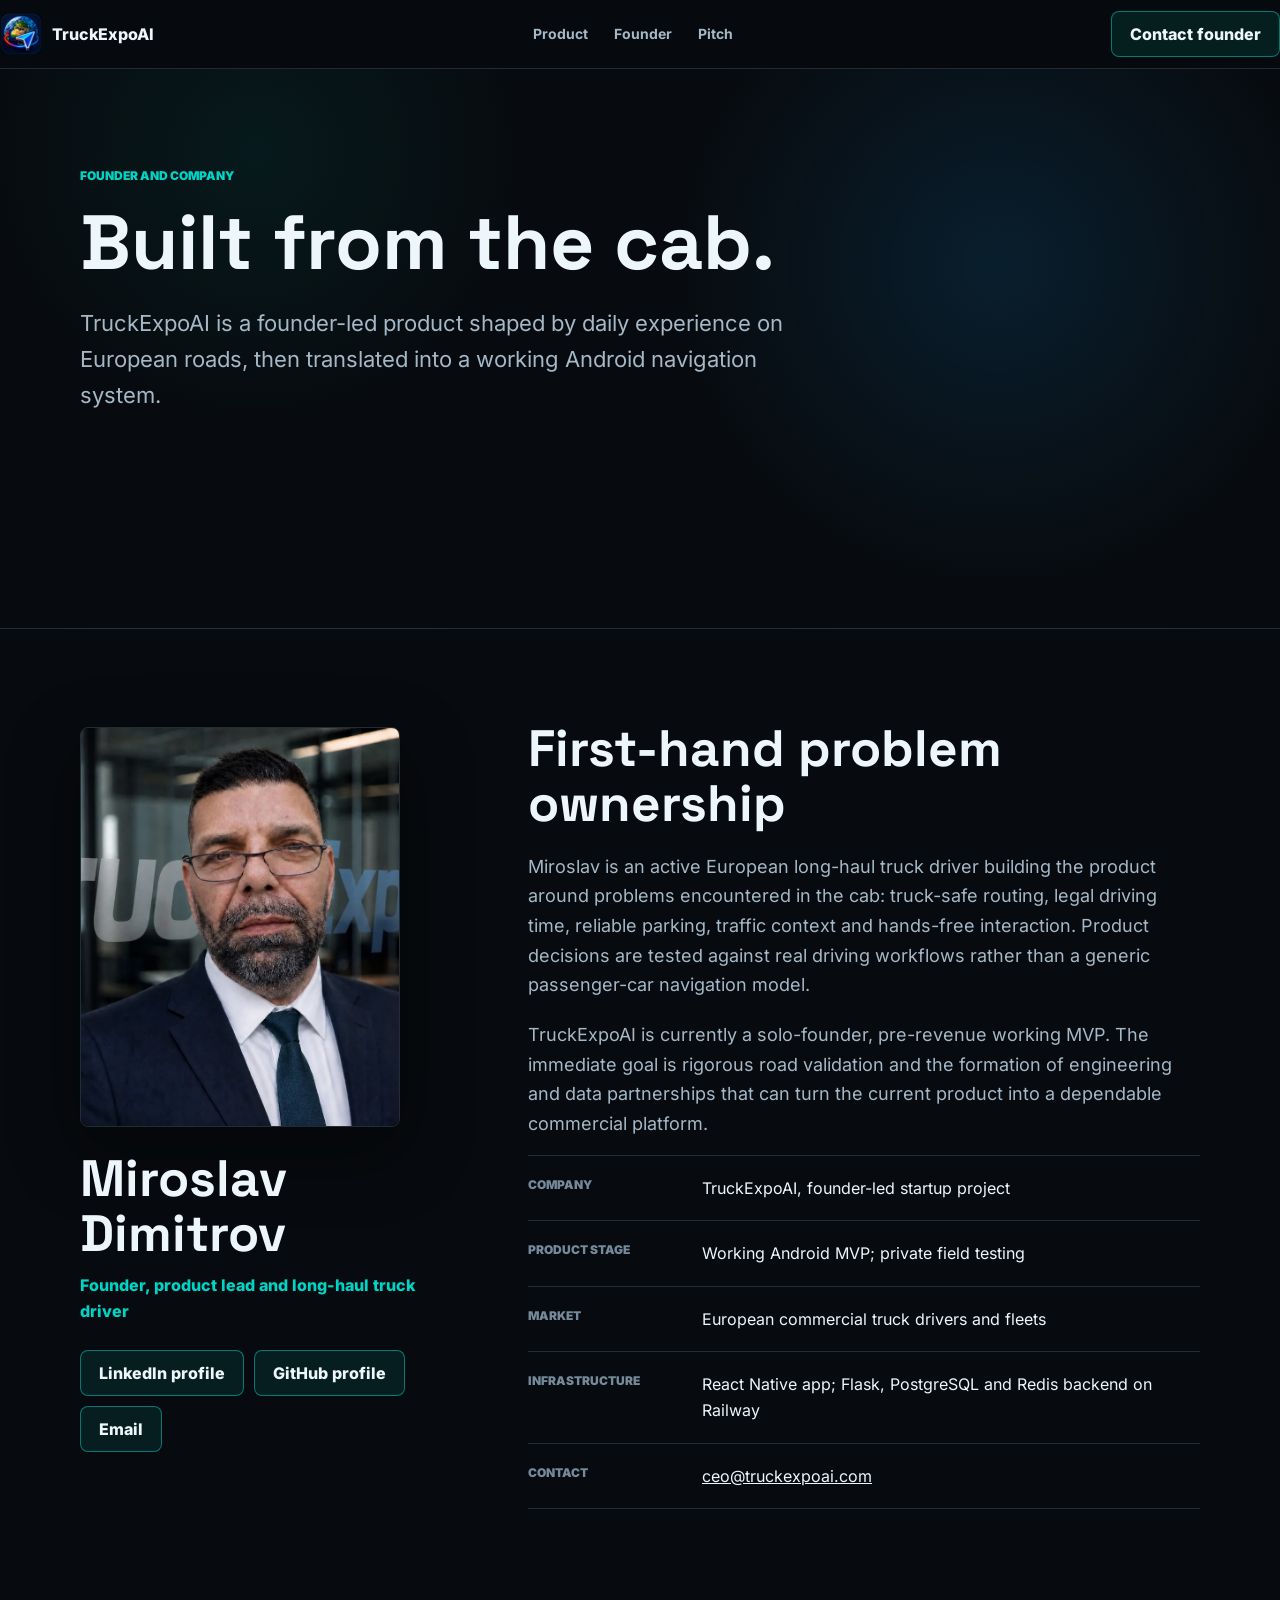
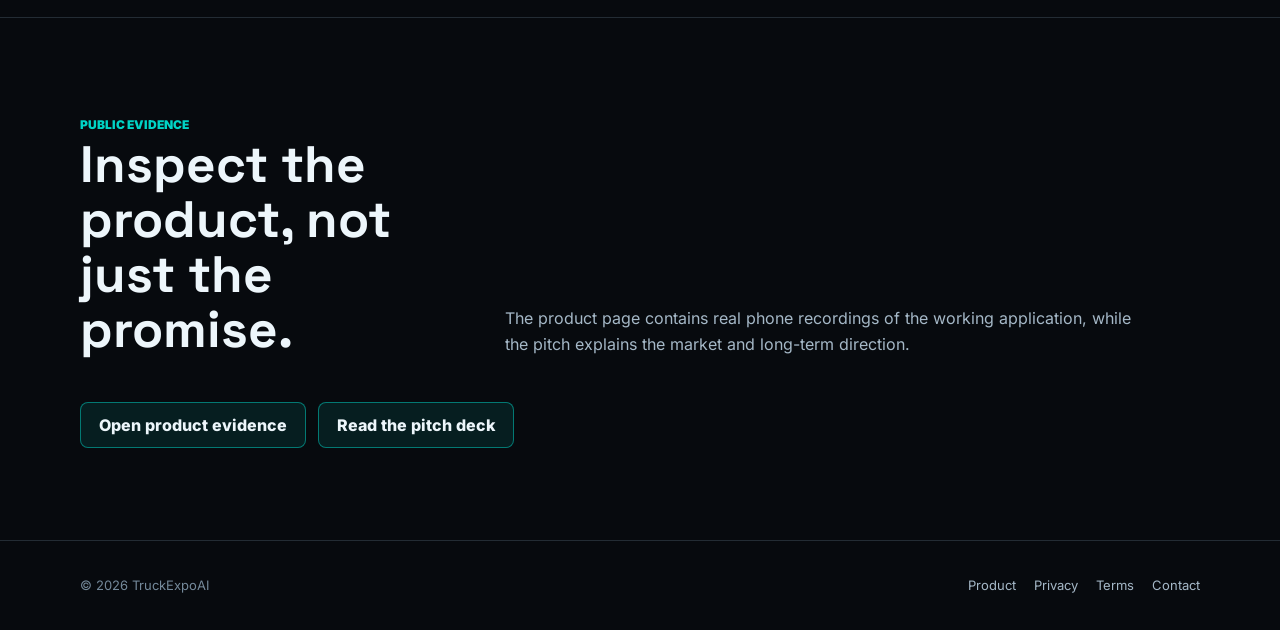
<file: about.html>
<!doctype html>
<html lang="en">
<head>
  <meta charset="utf-8"><meta name="viewport" content="width=device-width, initial-scale=1">
  <title>Founder & Company | TruckExpoAI</title>
  <meta name="description" content="Meet Miroslav Dimitrov, long-haul truck driver and founder of TruckExpoAI, and see the company's public product and engineering links.">
  <link rel="canonical" href="https://truckexpoai.com/about.html">
  <link rel="alternate" hreflang="en" href="https://truckexpoai.com/about.html">
  <link rel="alternate" hreflang="bg" href="https://truckexpoai.com/bg/about.html">
  <link rel="alternate" hreflang="es" href="https://truckexpoai.com/es/about.html">
  <link rel="alternate" hreflang="x-default" href="https://truckexpoai.com/about.html">
  <meta property="og:type" content="profile">
  <meta property="og:title" content="Miroslav Dimitrov | Founder of TruckExpoAI">
  <meta property="og:description" content="Meet the long-haul truck driver building TruckExpoAI from first-hand experience on European roads.">
  <meta property="og:url" content="https://truckexpoai.com/about.html">
  <meta property="og:image" content="https://truckexpoai.com/assets/founder-miroslav-glass.webp">
  <script type="application/ld+json">
  {
    "@context": "https://schema.org",
    "@type": "Person",
    "name": "Miroslav Dimitrov",
    "jobTitle": "Founder and Product Lead",
    "url": "https://truckexpoai.com/about.html",
    "image": "https://truckexpoai.com/assets/founder-miroslav-glass.webp",
    "email": "mailto:ceo@truckexpoai.com",
    "sameAs": [
      "https://www.linkedin.com/in/miroslav-dimitrov-0352a2401",
      "https://github.com/breika999-gif"
    ],
    "knowsAbout": ["European road freight", "truck navigation", "driver hours", "truck parking"]
  }
  </script>
  <link rel="icon" href="assets/favicon-32.png"><link rel="stylesheet" href="assets/fonts/fonts.css"><link rel="stylesheet" href="site-pages.css">
  <!-- Cookie-free analytics goes here after account setup (Plausible, Umami, or Cloudflare Web Analytics). Do not add Google Analytics. -->
</head>
<body>
  <header class="page-nav"><div class="page-nav-inner"><a class="page-brand" href="index.html"><img src="assets/favicon-192.png" alt=""><span>TruckExpoAI</span></a><nav class="page-links"><a href="product.html">Product</a><a href="about.html" aria-current="page">Founder</a><a href="deck.html">Pitch</a></nav><a class="page-cta" href="contact.html">Contact founder</a></div></header>
  <main>
    <section class="page-hero"><div class="shell"><span class="eyebrow">Founder and company</span><h1>Built from the cab.</h1><p class="lead">TruckExpoAI is a founder-led product shaped by daily experience on European roads, then translated into a working Android navigation system.</p></div></section>
    <section class="page-section"><div class="shell founder-layout">
      <div class="founder-identity"><img class="founder-photo" src="assets/founder-miroslav-glass.webp" alt="Miroslav Dimitrov, founder of TruckExpoAI" width="320" height="400"><h2>Miroslav Dimitrov</h2><p class="founder-role">Founder, product lead and long-haul truck driver</p><div class="founder-links"><a class="inline-link" href="https://www.linkedin.com/in/miroslav-dimitrov-0352a2401" rel="me noopener" target="_blank">LinkedIn profile</a><a class="inline-link" href="https://github.com/breika999-gif" rel="me">GitHub profile</a><a class="inline-link" href="mailto:ceo@truckexpoai.com">Email</a></div></div>
      <div><h2>First-hand problem ownership</h2><p class="founder-copy">Miroslav is an active European long-haul truck driver building the product around problems encountered in the cab: truck-safe routing, legal driving time, reliable parking, traffic context and hands-free interaction. Product decisions are tested against real driving workflows rather than a generic passenger-car navigation model.</p><p class="founder-copy">TruckExpoAI is currently a solo-founder, pre-revenue working MVP. The immediate goal is rigorous road validation and the formation of engineering and data partnerships that can turn the current product into a dependable commercial platform.</p>
        <dl class="facts"><div class="fact"><dt>Company</dt><dd>TruckExpoAI, founder-led startup project</dd></div><div class="fact"><dt>Product stage</dt><dd>Working Android MVP; private field testing</dd></div><div class="fact"><dt>Market</dt><dd>European commercial truck drivers and fleets</dd></div><div class="fact"><dt>Infrastructure</dt><dd>React Native app; Flask, PostgreSQL and Redis backend on Railway</dd></div><div class="fact"><dt>Contact</dt><dd><a href="mailto:ceo@truckexpoai.com">ceo@truckexpoai.com</a></dd></div></dl>
      </div>
    </div></section>
    <section class="page-section"><div class="shell"><div class="section-heading"><div><span class="eyebrow">Public evidence</span><h2>Inspect the product, not just the promise.</h2></div><p>The product page contains real phone recordings of the working application, while the pitch explains the market and long-term direction.</p></div><div class="hero-actions"><a class="page-cta" href="product.html">Open product evidence</a><a class="inline-link" href="deck.html">Read the pitch deck</a></div></div></section>
  </main>
  <footer class="page-footer"><div class="shell page-footer-inner"><span>© 2026 TruckExpoAI</span><nav class="page-footer-links"><a href="product.html">Product</a><a href="privacy.html">Privacy</a><a href="terms.html">Terms</a><a href="contact.html">Contact</a></nav></div></footer>
</body>
</html>
</file>
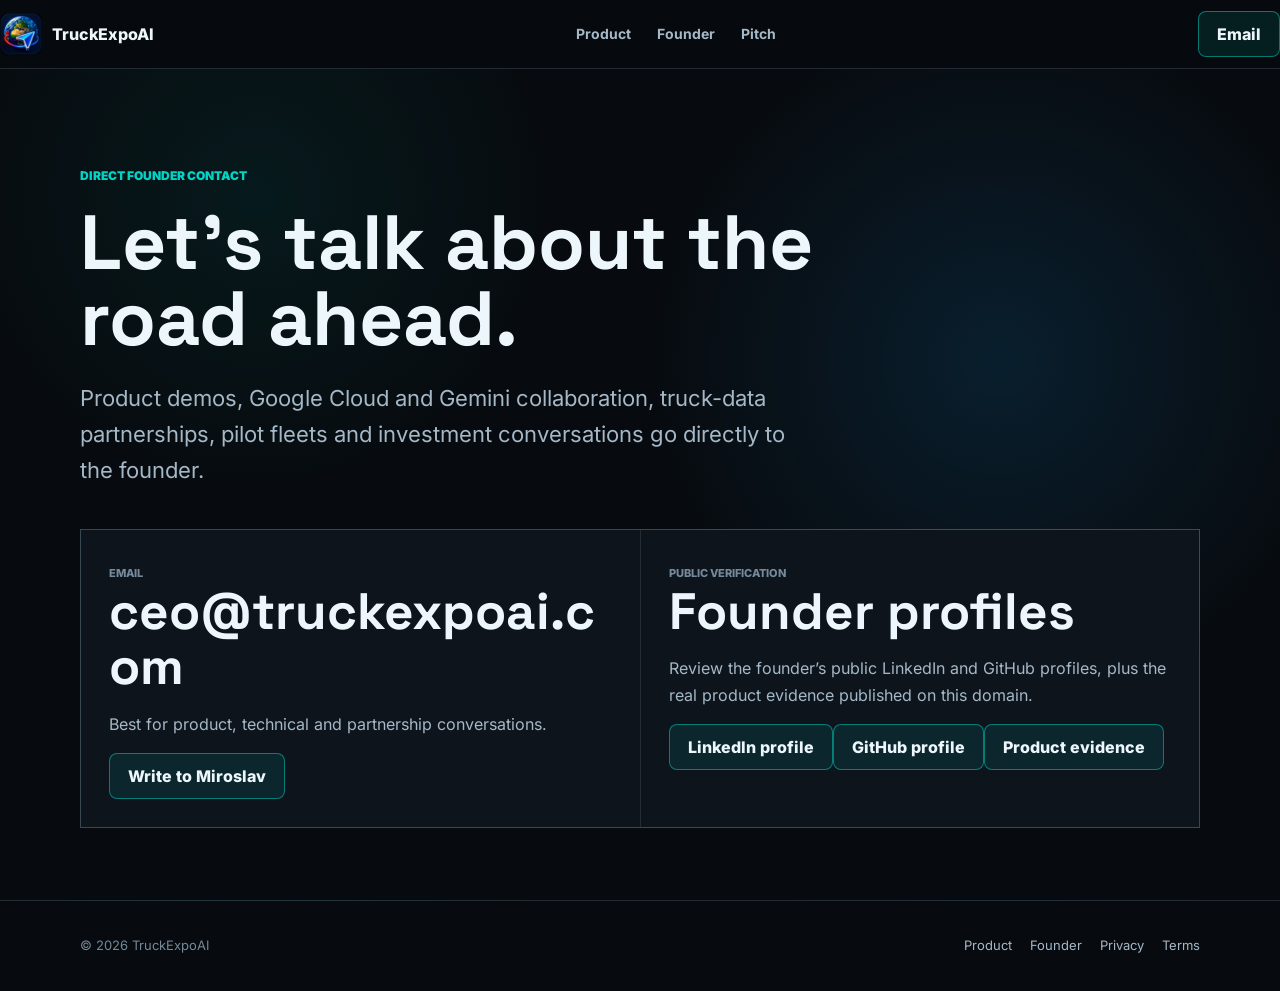
<file: contact.html>
<!doctype html>
<html lang="en">
<head><meta charset="utf-8"><meta name="viewport" content="width=device-width, initial-scale=1"><title>Contact TruckExpoAI</title><meta name="description" content="Contact TruckExpoAI founder Miroslav Dimitrov for product demos, technical partnerships and investment conversations."><link rel="icon" href="assets/favicon-32.png"><link rel="stylesheet" href="assets/fonts/fonts.css"><link rel="stylesheet" href="site-pages.css"></head>
<body>
  <header class="page-nav"><div class="page-nav-inner"><a class="page-brand" href="index.html"><img src="assets/favicon-192.png" alt=""><span>TruckExpoAI</span></a><nav class="page-links"><a href="product.html">Product</a><a href="about.html">Founder</a><a href="deck.html">Pitch</a></nav><a class="page-cta" href="mailto:ceo@truckexpoai.com">Email</a></div></header>
  <main><section class="page-hero"><div class="shell"><span class="eyebrow">Direct founder contact</span><h1>Let’s talk about the road ahead.</h1><p class="lead">Product demos, Google Cloud and Gemini collaboration, truck-data partnerships, pilot fleets and investment conversations go directly to the founder.</p><div class="contact-panel"><div><span class="status-label">Email</span><h2>ceo@truckexpoai.com</h2><p>Best for product, technical and partnership conversations.</p><a class="page-cta" href="mailto:ceo@truckexpoai.com?subject=TruckExpoAI%20inquiry">Write to Miroslav</a></div><div><span class="status-label">Public verification</span><h2>Founder profiles</h2><p>Review the founder’s public LinkedIn and GitHub profiles, plus the real product evidence published on this domain.</p><a class="inline-link" href="https://www.linkedin.com/in/miroslav-dimitrov-0352a2401" target="_blank" rel="me noopener noreferrer">LinkedIn profile</a><a class="inline-link" href="https://github.com/breika999-gif" target="_blank" rel="noopener noreferrer">GitHub profile</a><a class="inline-link" href="product.html">Product evidence</a></div></div></div></section></main>
  <footer class="page-footer"><div class="shell page-footer-inner"><span>© 2026 TruckExpoAI</span><nav class="page-footer-links"><a href="product.html">Product</a><a href="about.html">Founder</a><a href="privacy.html">Privacy</a><a href="terms.html">Terms</a></nav></div></footer>
</body></html>
</file>
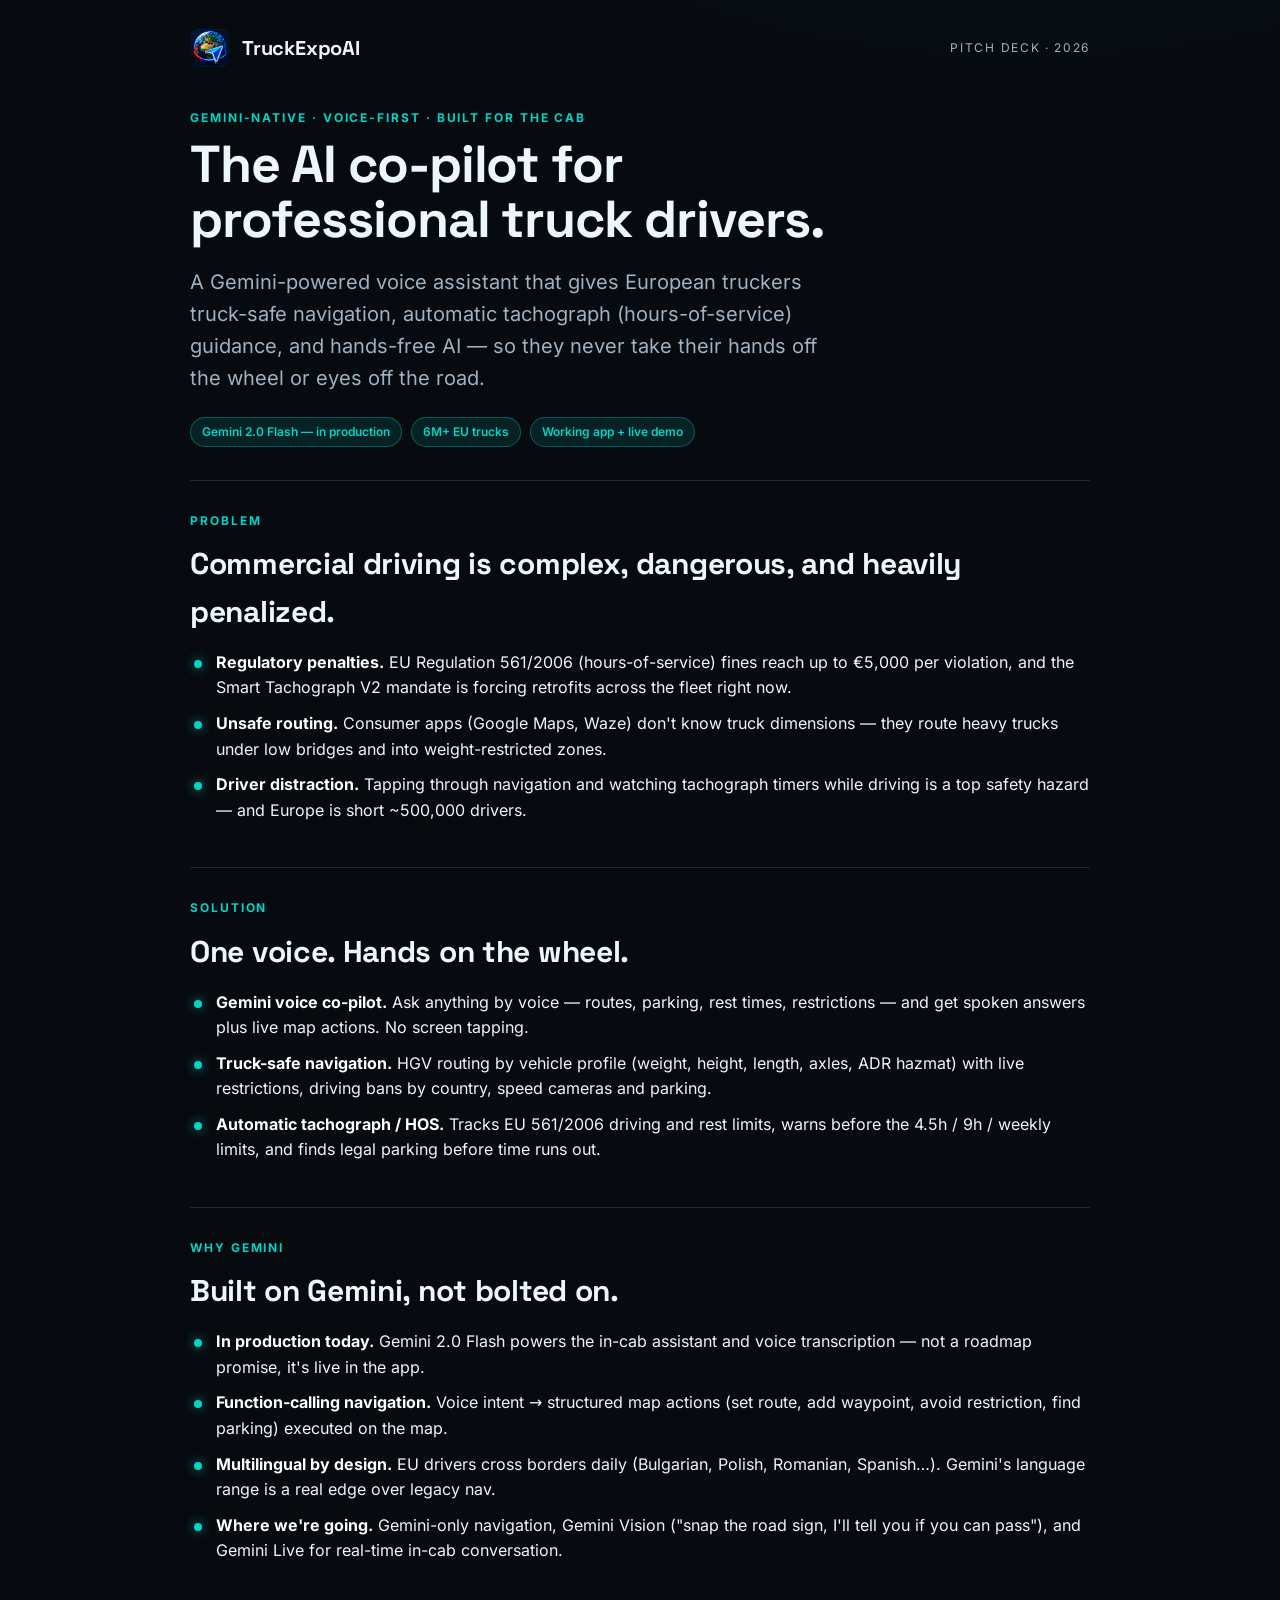
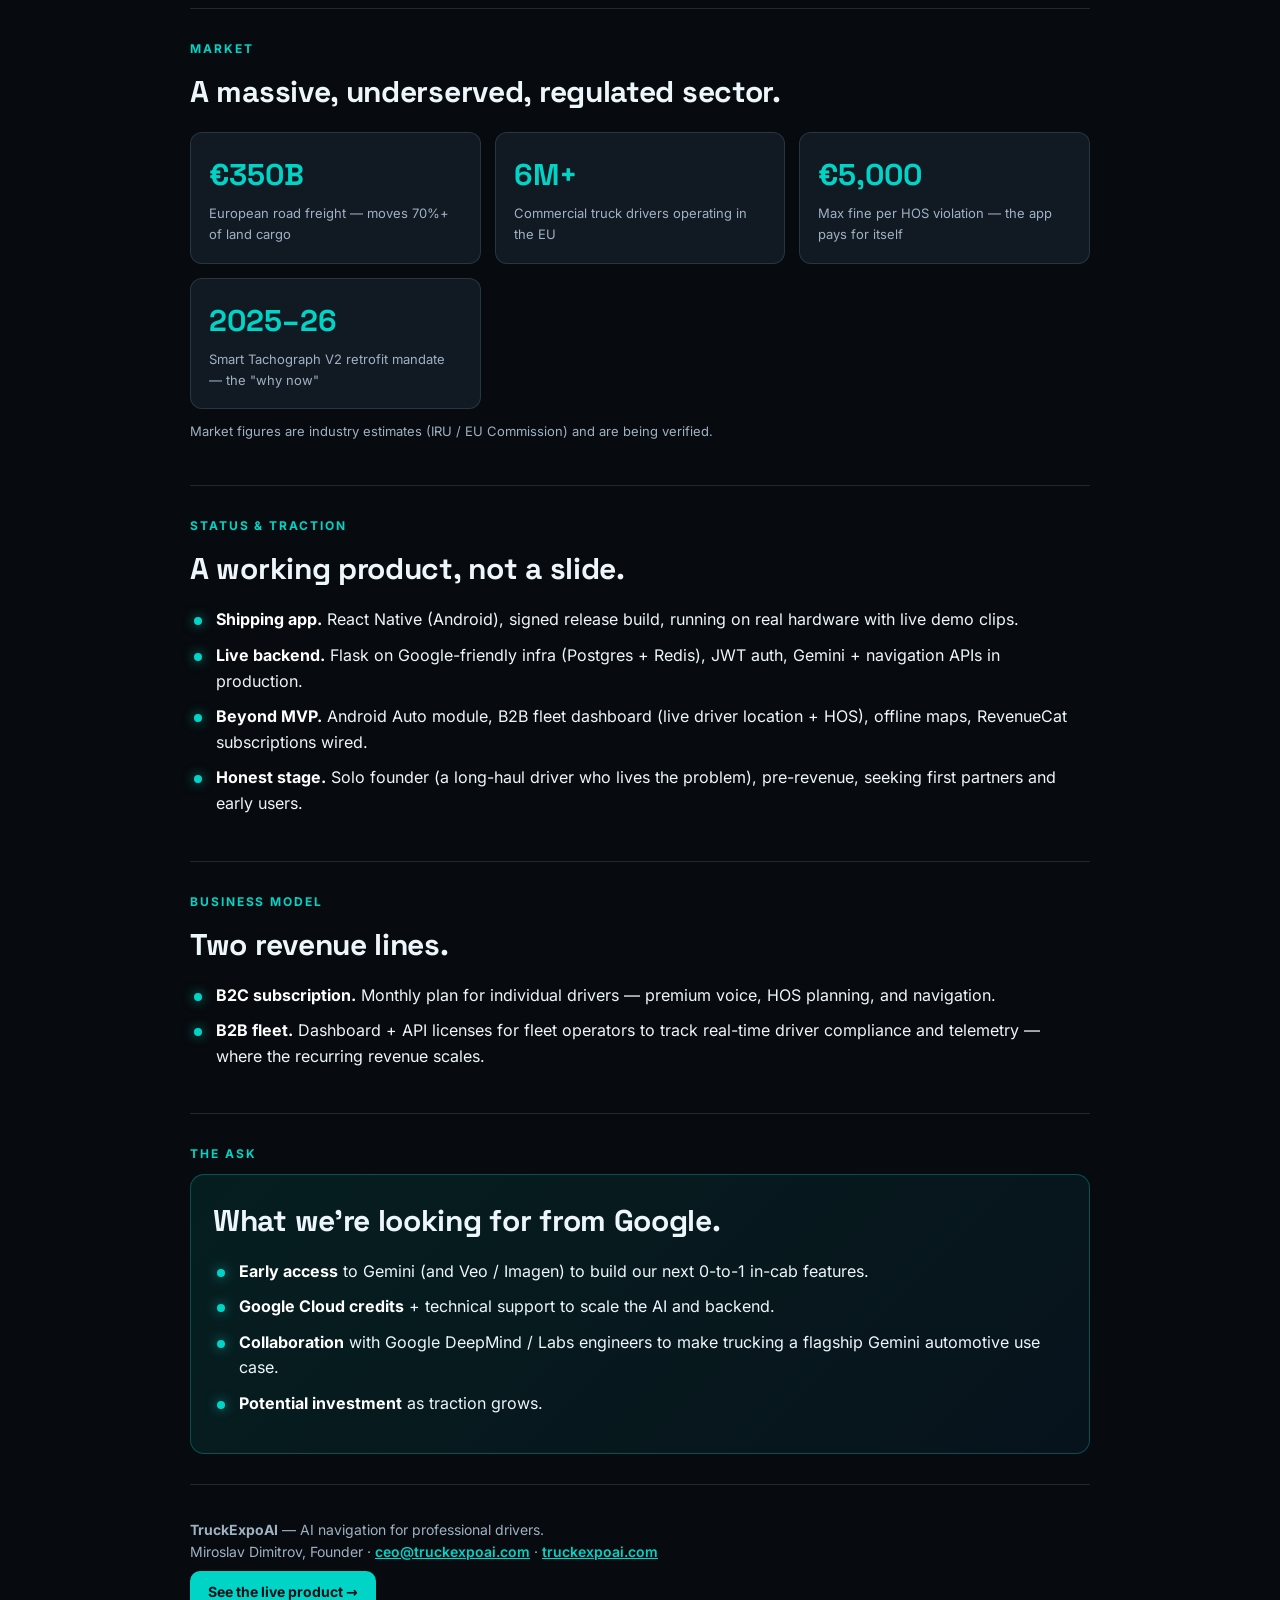
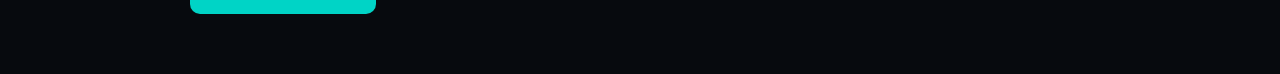
<file: deck.html>
<!DOCTYPE html>
<html lang="en">
<head>
<meta charset="UTF-8">
<meta name="viewport" content="width=device-width, initial-scale=1.0">
<meta name="description" content="TruckExpoAI pitch deck — a Gemini-native voice co-pilot for professional truck drivers across Europe.">
<meta property="og:image" content="https://truckexpoai.com/assets/og-truckexpoai-1200x630.jpg">
<meta property="og:image:width" content="1200">
<meta property="og:image:height" content="630">
<title>TruckExpoAI — Pitch Deck</title>
<link rel="icon" type="image/png" sizes="32x32" href="assets/favicon-32.png">
<link rel="icon" type="image/png" sizes="192x192" href="assets/favicon-192.png">
<link rel="apple-touch-icon" sizes="180x180" href="assets/apple-touch-icon.png">
<link rel="preload" as="font" type="font/woff2" href="assets/fonts/space-grotesk-latin.woff2" crossorigin>
<link rel="stylesheet" href="assets/fonts/fonts.css">
<style>
  :root {
    color-scheme: dark;
    --bg: #070a0e;
    --bg-2: #0b1117;
    --panel: #111923;
    --line: rgba(145, 181, 204, 0.18);
    --text: #edf6fb;
    --muted: #9fb2c3;
    --teal: #00d4c6;
    --teal-2: #18a8ff;
    --amber: #f7b84b;
    --ink: #061017;
    --max: 900px;
  }
  * { box-sizing: border-box; }
  html { scroll-behavior: smooth; background: var(--bg); }
  body {
    margin: 0;
    font-family: Inter, system-ui, -apple-system, "Segoe UI", sans-serif;
    background: radial-gradient(1200px 700px at 80% -10%, rgba(0,212,198,0.10), transparent 60%), var(--bg);
    color: var(--text);
    line-height: 1.6;
  }
  a { color: var(--teal); }
  .wrap { width: min(var(--max), calc(100% - 40px)); margin: 0 auto; }
  header.top {
    padding: 28px 0 10px;
    display: flex; align-items: center; gap: 12px;
  }
  header.top img { width: 40px; height: 40px; border-radius: 9px; }
  header.top .brand { font-family: "Space Grotesk", sans-serif; font-weight: 700; font-size: 20px; letter-spacing: -0.01em; }
  header.top .tag { margin-left: auto; font-size: 12px; color: var(--muted); text-transform: uppercase; letter-spacing: 0.14em; }

  section.slide {
    padding: 30px 0;
    border-bottom: 1px solid var(--line);
  }
  .kicker {
    font-size: 12px; letter-spacing: 0.16em; text-transform: uppercase;
    color: var(--teal); font-weight: 700; margin-bottom: 10px;
  }
  h1 {
    font-family: "Space Grotesk", sans-serif;
    font-size: clamp(30px, 6vw, 52px); line-height: 1.05; letter-spacing: -0.02em;
    margin: 6px 0 14px;
  }
  h2 {
    font-family: "Space Grotesk", sans-serif;
    font-size: clamp(22px, 4vw, 30px); margin: 4px 0 14px; letter-spacing: -0.01em;
  }
  p.lead { font-size: 18px; color: var(--text); max-width: 720px; }
  p { color: var(--muted); }
  .hero-sub { font-size: 20px; color: var(--muted); max-width: 640px; }
  ul { padding-left: 0; list-style: none; margin: 14px 0; }
  ul li { position: relative; padding-left: 26px; margin: 10px 0; color: var(--text); }
  ul li::before {
    content: ""; position: absolute; left: 4px; top: 10px;
    width: 8px; height: 8px; border-radius: 50%; background: var(--teal);
    box-shadow: 0 0 12px rgba(0,212,198,0.7);
  }
  ul li b { color: #fff; }
  .grid { display: grid; grid-template-columns: repeat(auto-fit, minmax(220px, 1fr)); gap: 14px; margin-top: 16px; }
  .card {
    background: var(--panel); border: 1px solid var(--line); border-radius: 12px; padding: 18px;
  }
  .card .n { font-family: "Space Grotesk", sans-serif; font-size: 30px; font-weight: 700; color: var(--teal); }
  .card .l { font-size: 13px; color: var(--muted); margin-top: 4px; }
  .pill {
    display: inline-block; background: rgba(0,212,198,0.12); border: 1px solid rgba(0,212,198,0.35);
    color: var(--teal); font-size: 12px; font-weight: 600; padding: 4px 11px; border-radius: 999px; margin: 3px 4px 3px 0;
  }
  .ask { background: linear-gradient(135deg, rgba(0,212,198,0.10), rgba(24,168,255,0.06)); border: 1px solid rgba(0,212,198,0.3); border-radius: 14px; padding: 22px; }
  footer { padding: 34px 0 60px; color: var(--muted); font-size: 14px; }
  footer a { font-weight: 600; }
  .cta { display: inline-block; margin-top: 8px; background: var(--teal); color: var(--ink); font-weight: 700; padding: 10px 18px; border-radius: 10px; text-decoration: none; }
</style>
</head>
<body>
<div class="wrap">
  <header class="top">
    <img src="assets/logo-icon.png" alt="TruckExpoAI">
    <span class="brand">TruckExpoAI</span>
    <span class="tag">Pitch Deck · 2026</span>
  </header>

  <section class="slide">
    <div class="kicker">Gemini-native · Voice-first · Built for the cab</div>
    <h1>The AI co-pilot for<br>professional truck drivers.</h1>
    <p class="hero-sub">A Gemini-powered voice assistant that gives European truckers truck-safe navigation, automatic tachograph (hours-of-service) guidance, and hands-free AI — so they never take their hands off the wheel or eyes off the road.</p>
    <div style="margin-top:16px;">
      <span class="pill">Gemini 2.0 Flash — in production</span>
      <span class="pill">6M+ EU trucks</span>
      <span class="pill">Working app + live demo</span>
    </div>
  </section>

  <section class="slide">
    <div class="kicker">Problem</div>
    <h2>Commercial driving is complex, dangerous, and heavily penalized.</h2>
    <ul>
      <li><b>Regulatory penalties.</b> EU Regulation 561/2006 (hours-of-service) fines reach up to €5,000 per violation, and the Smart Tachograph V2 mandate is forcing retrofits across the fleet right now.</li>
      <li><b>Unsafe routing.</b> Consumer apps (Google Maps, Waze) don't know truck dimensions — they route heavy trucks under low bridges and into weight-restricted zones.</li>
      <li><b>Driver distraction.</b> Tapping through navigation and watching tachograph timers while driving is a top safety hazard — and Europe is short ~500,000 drivers.</li>
    </ul>
  </section>

  <section class="slide">
    <div class="kicker">Solution</div>
    <h2>One voice. Hands on the wheel.</h2>
    <ul>
      <li><b>Gemini voice co-pilot.</b> Ask anything by voice — routes, parking, rest times, restrictions — and get spoken answers plus live map actions. No screen tapping.</li>
      <li><b>Truck-safe navigation.</b> HGV routing by vehicle profile (weight, height, length, axles, ADR hazmat) with live restrictions, driving bans by country, speed cameras and parking.</li>
      <li><b>Automatic tachograph / HOS.</b> Tracks EU 561/2006 driving and rest limits, warns before the 4.5h / 9h / weekly limits, and finds legal parking before time runs out.</li>
    </ul>
  </section>

  <section class="slide">
    <div class="kicker">Why Gemini</div>
    <h2>Built on Gemini, not bolted on.</h2>
    <ul>
      <li><b>In production today.</b> Gemini 2.0 Flash powers the in-cab assistant and voice transcription — not a roadmap promise, it's live in the app.</li>
      <li><b>Function-calling navigation.</b> Voice intent → structured map actions (set route, add waypoint, avoid restriction, find parking) executed on the map.</li>
      <li><b>Multilingual by design.</b> EU drivers cross borders daily (Bulgarian, Polish, Romanian, Spanish…). Gemini's language range is a real edge over legacy nav.</li>
      <li><b>Where we're going.</b> Gemini-only navigation, Gemini Vision ("snap the road sign, I'll tell you if you can pass"), and Gemini Live for real-time in-cab conversation.</li>
    </ul>
  </section>

  <section class="slide">
    <div class="kicker">Market</div>
    <h2>A massive, underserved, regulated sector.</h2>
    <div class="grid">
      <div class="card"><div class="n">€350B</div><div class="l">European road freight — moves 70%+ of land cargo</div></div>
      <div class="card"><div class="n">6M+</div><div class="l">Commercial truck drivers operating in the EU</div></div>
      <div class="card"><div class="n">€5,000</div><div class="l">Max fine per HOS violation — the app pays for itself</div></div>
      <div class="card"><div class="n">2025–26</div><div class="l">Smart Tachograph V2 retrofit mandate — the "why now"</div></div>
    </div>
    <p style="margin-top:12px;font-size:13px;">Market figures are industry estimates (IRU / EU Commission) and are being verified.</p>
  </section>

  <section class="slide">
    <div class="kicker">Status &amp; Traction</div>
    <h2>A working product, not a slide.</h2>
    <ul>
      <li><b>Shipping app.</b> React Native (Android), signed release build, running on real hardware with live demo clips.</li>
      <li><b>Live backend.</b> Flask on Google-friendly infra (Postgres + Redis), JWT auth, Gemini + navigation APIs in production.</li>
      <li><b>Beyond MVP.</b> Android Auto module, B2B fleet dashboard (live driver location + HOS), offline maps, RevenueCat subscriptions wired.</li>
      <li><b>Honest stage.</b> Solo founder (a long-haul driver who lives the problem), pre-revenue, seeking first partners and early users.</li>
    </ul>
  </section>

  <section class="slide">
    <div class="kicker">Business Model</div>
    <h2>Two revenue lines.</h2>
    <ul>
      <li><b>B2C subscription.</b> Monthly plan for individual drivers — premium voice, HOS planning, and navigation.</li>
      <li><b>B2B fleet.</b> Dashboard + API licenses for fleet operators to track real-time driver compliance and telemetry — where the recurring revenue scales.</li>
    </ul>
  </section>

  <section class="slide">
    <div class="kicker">The Ask</div>
    <div class="ask">
      <h2 style="margin-top:0;">What we're looking for from Google.</h2>
      <ul>
        <li><b>Early access</b> to Gemini (and Veo / Imagen) to build our next 0-to-1 in-cab features.</li>
        <li><b>Google Cloud credits</b> + technical support to scale the AI and backend.</li>
        <li><b>Collaboration</b> with Google DeepMind / Labs engineers to make trucking a flagship Gemini automotive use case.</li>
        <li><b>Potential investment</b> as traction grows.</li>
      </ul>
    </div>
  </section>

  <footer>
    <div><b>TruckExpoAI</b> — AI navigation for professional drivers.</div>
    <div>Miroslav Dimitrov, Founder · <a href="mailto:ceo@truckexpoai.com">ceo@truckexpoai.com</a> · <a href="https://truckexpoai.com/">truckexpoai.com</a></div>
    <a class="cta" href="https://truckexpoai.com/">See the live product →</a>
  </footer>
</div>
</body>
</html>
</file>
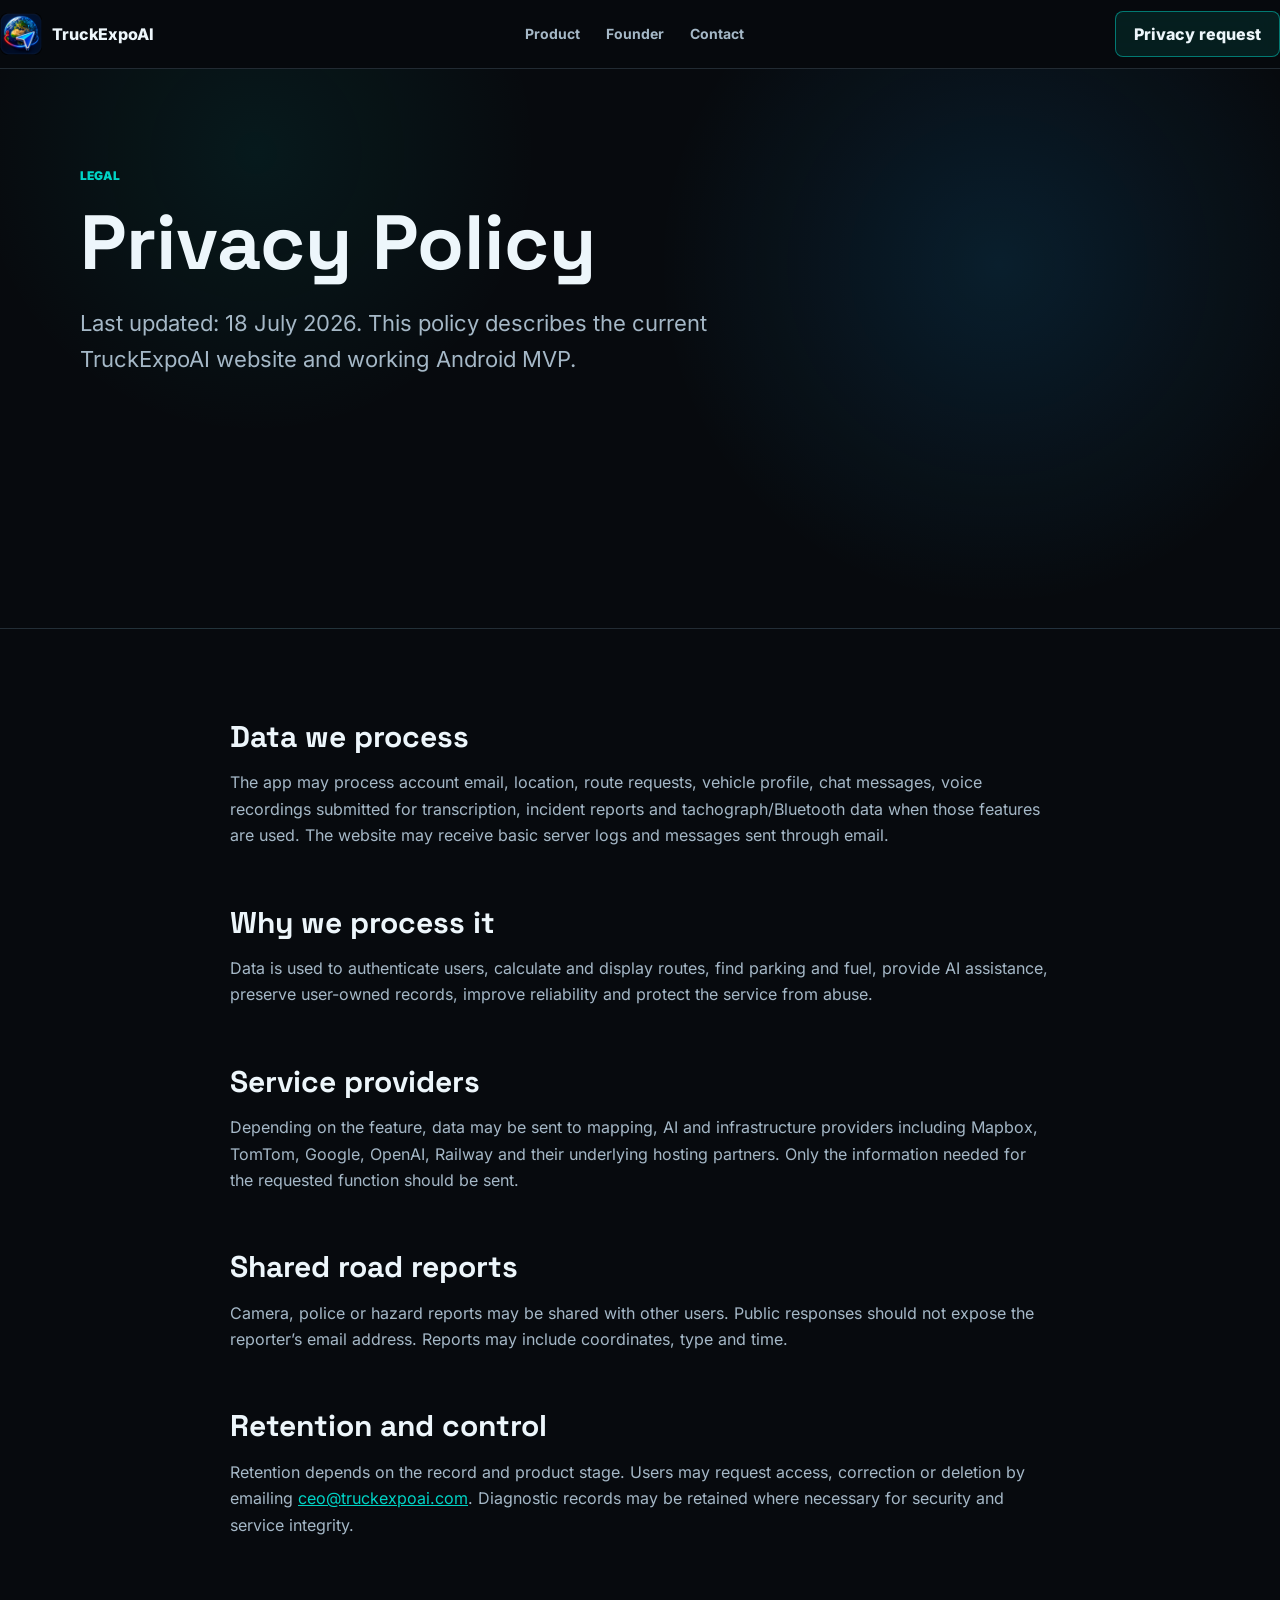
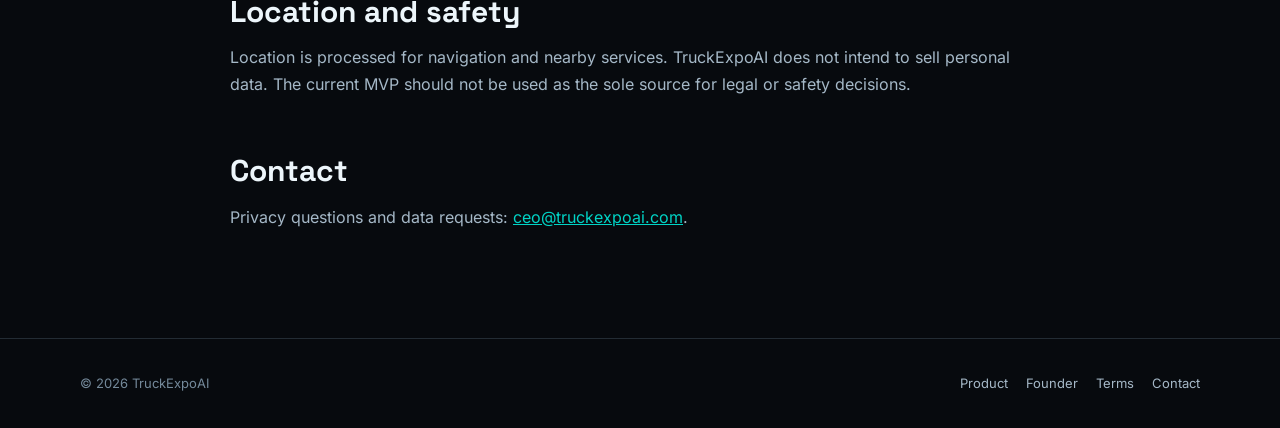
<file: privacy.html>
<!doctype html>
<html lang="en">
<head><meta charset="utf-8"><meta name="viewport" content="width=device-width, initial-scale=1"><title>Privacy Policy | TruckExpoAI</title><meta name="description" content="TruckExpoAI privacy policy for the website and working Android MVP."><link rel="icon" href="assets/favicon-32.png"><link rel="stylesheet" href="assets/fonts/fonts.css"><link rel="stylesheet" href="site-pages.css"></head>
<body><header class="page-nav"><div class="page-nav-inner"><a class="page-brand" href="index.html"><img src="assets/favicon-192.png" alt=""><span>TruckExpoAI</span></a><nav class="page-links"><a href="product.html">Product</a><a href="about.html">Founder</a><a href="contact.html">Contact</a></nav><a class="page-cta" href="mailto:ceo@truckexpoai.com">Privacy request</a></div></header>
<main><section class="page-hero"><div class="shell"><span class="eyebrow">Legal</span><h1>Privacy Policy</h1><p class="lead">Last updated: 18 July 2026. This policy describes the current TruckExpoAI website and working Android MVP.</p></div></section><section class="page-section"><div class="shell legal-copy">
  <h2>Data we process</h2><p>The app may process account email, location, route requests, vehicle profile, chat messages, voice recordings submitted for transcription, incident reports and tachograph/Bluetooth data when those features are used. The website may receive basic server logs and messages sent through email.</p>
  <h2>Why we process it</h2><p>Data is used to authenticate users, calculate and display routes, find parking and fuel, provide AI assistance, preserve user-owned records, improve reliability and protect the service from abuse.</p>
  <h2>Service providers</h2><p>Depending on the feature, data may be sent to mapping, AI and infrastructure providers including Mapbox, TomTom, Google, OpenAI, Railway and their underlying hosting partners. Only the information needed for the requested function should be sent.</p>
  <h2>Shared road reports</h2><p>Camera, police or hazard reports may be shared with other users. Public responses should not expose the reporter’s email address. Reports may include coordinates, type and time.</p>
  <h2>Retention and control</h2><p>Retention depends on the record and product stage. Users may request access, correction or deletion by emailing <a href="mailto:ceo@truckexpoai.com">ceo@truckexpoai.com</a>. Diagnostic records may be retained where necessary for security and service integrity.</p>
  <h2>Location and safety</h2><p>Location is processed for navigation and nearby services. TruckExpoAI does not intend to sell personal data. The current MVP should not be used as the sole source for legal or safety decisions.</p>
  <h2>Contact</h2><p>Privacy questions and data requests: <a href="mailto:ceo@truckexpoai.com">ceo@truckexpoai.com</a>.</p>
</div></section></main><footer class="page-footer"><div class="shell page-footer-inner"><span>© 2026 TruckExpoAI</span><nav class="page-footer-links"><a href="product.html">Product</a><a href="about.html">Founder</a><a href="terms.html">Terms</a><a href="contact.html">Contact</a></nav></div></footer></body></html>
</file>
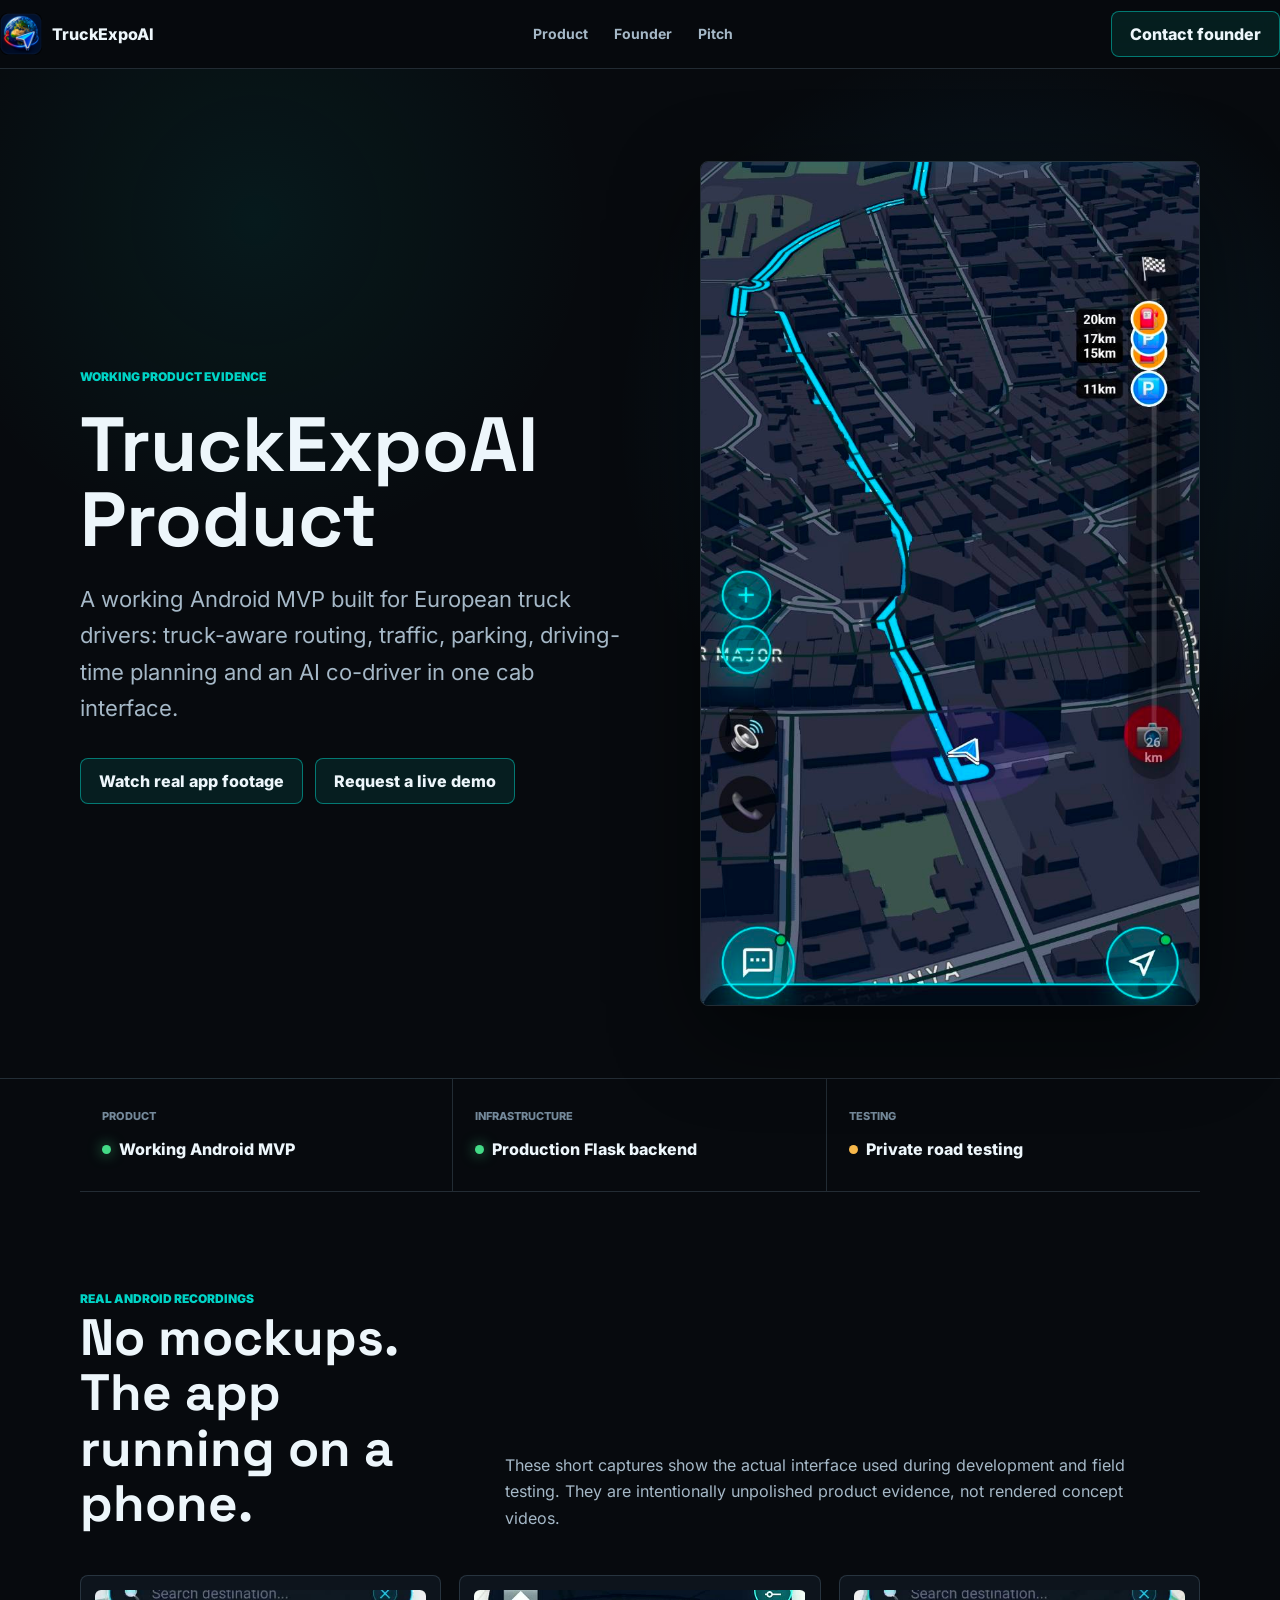
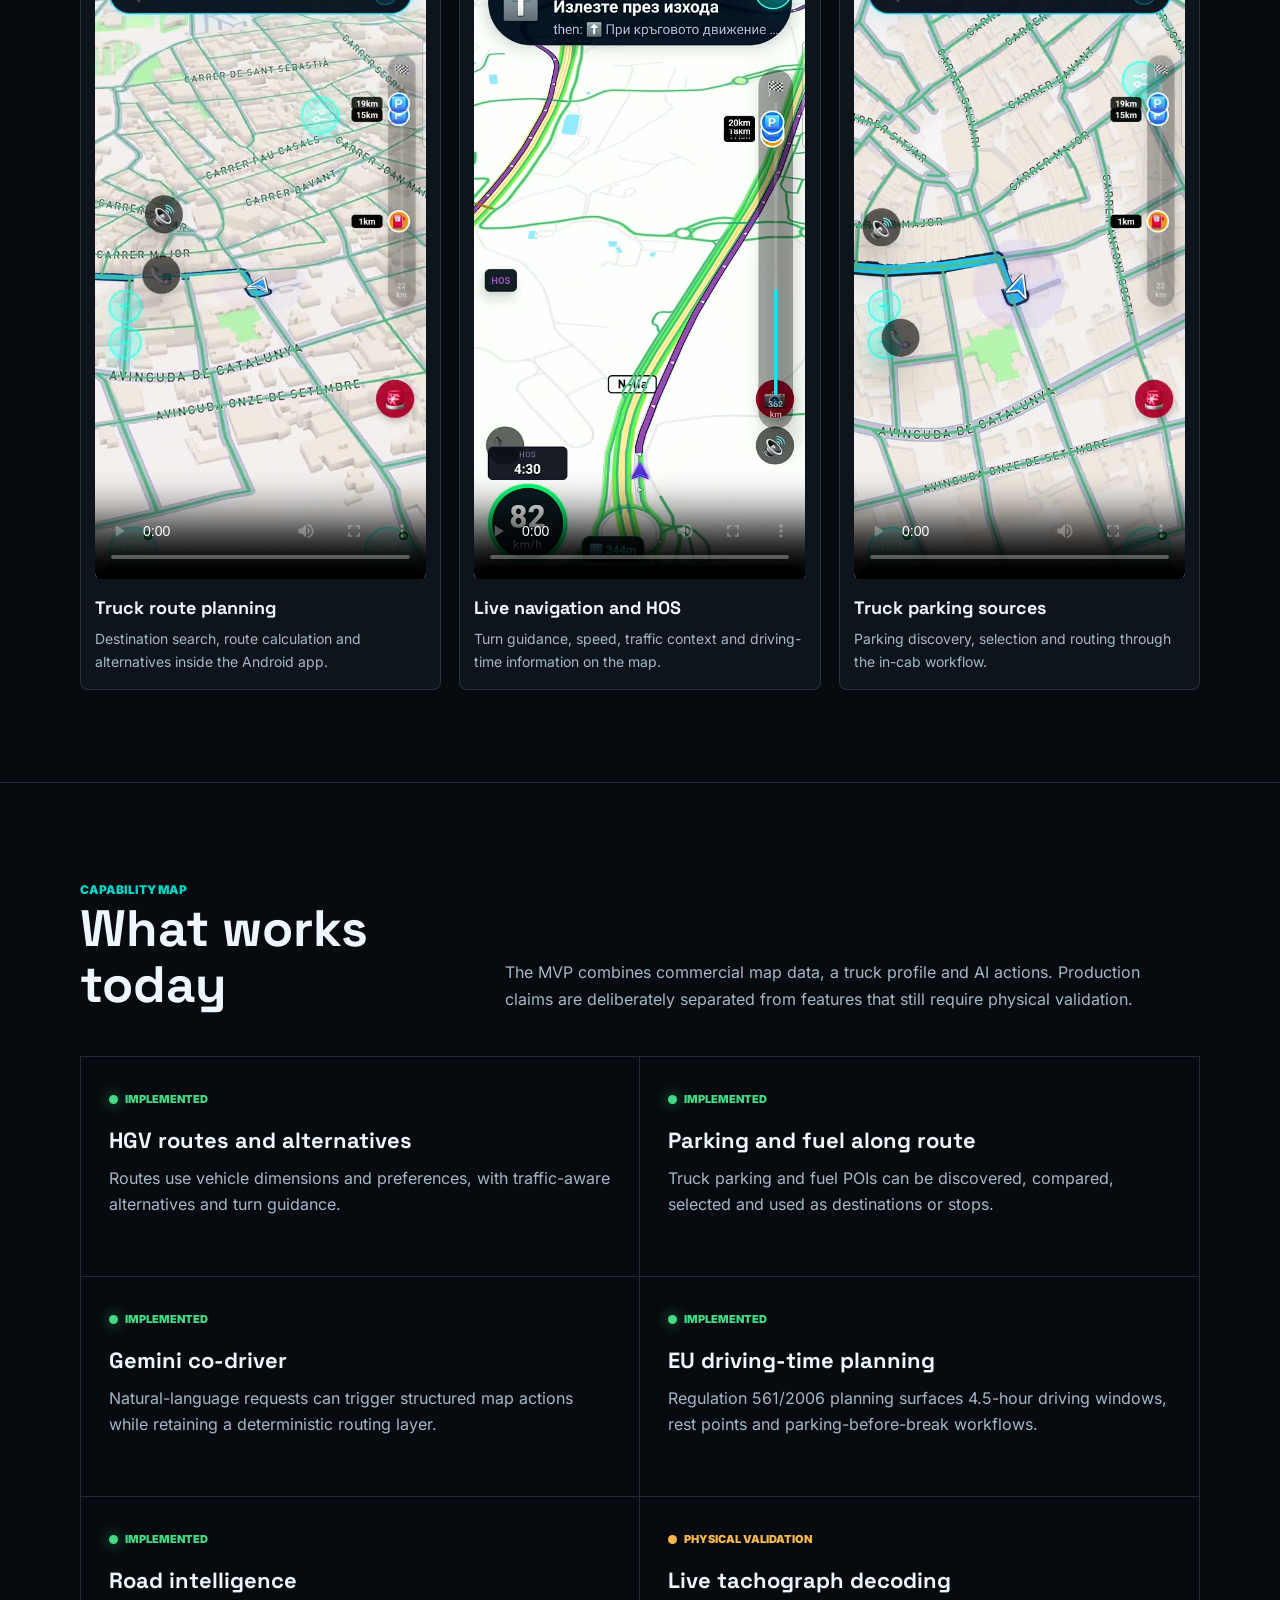
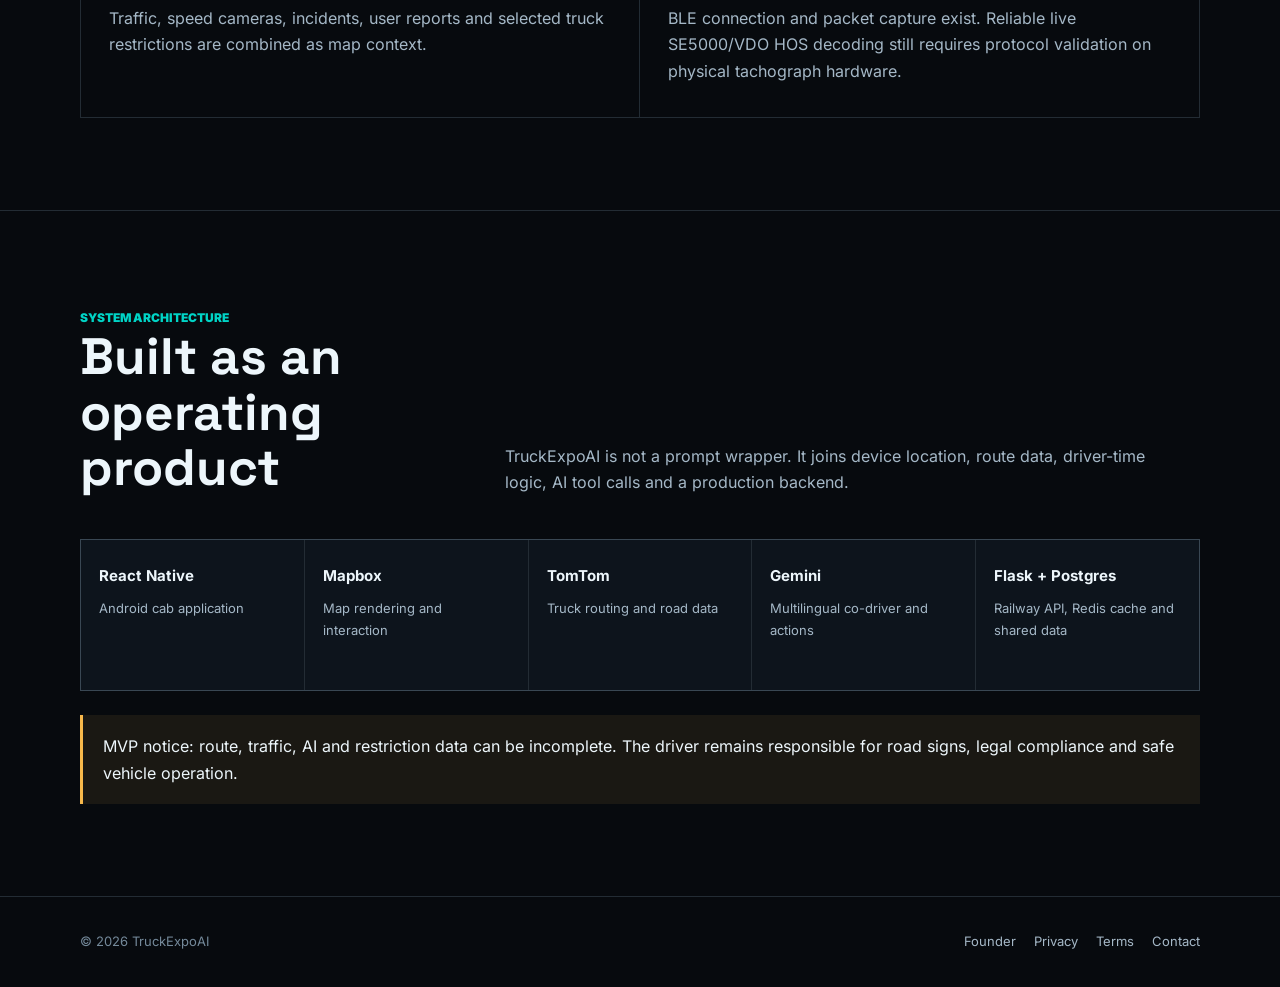
<file: product.html>
<!doctype html>
<html lang="en">
<head>
  <meta charset="utf-8">
  <meta name="viewport" content="width=device-width, initial-scale=1">
  <title>TruckExpoAI Product | AI Truck Navigation</title>
  <meta name="description" content="See the working TruckExpoAI Android MVP: HGV routing, live traffic, parking, EU driving-time planning and AI-assisted navigation.">
  <link rel="canonical" href="https://truckexpoai.com/product.html">
  <link rel="alternate" hreflang="en" href="https://truckexpoai.com/product.html">
  <link rel="alternate" hreflang="bg" href="https://truckexpoai.com/bg/product.html">
  <link rel="alternate" hreflang="es" href="https://truckexpoai.com/es/product.html">
  <link rel="alternate" hreflang="x-default" href="https://truckexpoai.com/product.html">
  <meta property="og:type" content="website">
  <meta property="og:title" content="TruckExpoAI Product | Working Android MVP">
  <meta property="og:description" content="Watch real Android recordings of truck routing, traffic, parking and driving-time planning.">
  <meta property="og:url" content="https://truckexpoai.com/product.html">
  <meta property="og:image" content="https://truckexpoai.com/assets/navigation-3d-route.jpg">
  <link rel="icon" type="image/png" sizes="32x32" href="assets/favicon-32.png">
  <link rel="apple-touch-icon" href="assets/apple-touch-icon.png">
  <link rel="stylesheet" href="assets/fonts/fonts.css">
  <link rel="stylesheet" href="site-pages.css">
  <!-- Cookie-free analytics goes here after account setup (Plausible, Umami, or Cloudflare Web Analytics). Do not add Google Analytics. -->
</head>
<body>
  <header class="page-nav">
    <div class="page-nav-inner">
      <a class="page-brand" href="index.html"><img src="assets/favicon-192.png" alt=""><span>TruckExpoAI</span></a>
      <nav class="page-links" aria-label="Primary">
        <a href="product.html" aria-current="page">Product</a><a href="about.html">Founder</a><a href="deck.html">Pitch</a>
      </nav>
      <a class="page-cta" href="contact.html">Contact founder</a>
    </div>
  </header>

  <main>
    <section class="page-hero">
      <div class="shell page-hero-grid">
        <div>
          <span class="eyebrow">Working product evidence</span>
          <h1>TruckExpoAI Product</h1>
          <p class="lead">A working Android MVP built for European truck drivers: truck-aware routing, traffic, parking, driving-time planning and an AI co-driver in one cab interface.</p>
          <div class="hero-actions"><a class="page-cta" href="#demos">Watch real app footage</a><a class="inline-link" href="mailto:ceo@truckexpoai.com?subject=TruckExpoAI%20product%20demo">Request a live demo</a></div>
        </div>
        <div class="hero-art"><img src="assets/navigation-3d-route.jpg" alt="TruckExpoAI live truck navigation interface"></div>
      </div>
    </section>

    <div class="shell status-row" aria-label="Product status">
      <div class="status-item"><span class="status-label">Product</span><div class="status-value"><span class="status-dot"></span>Working Android MVP</div></div>
      <div class="status-item"><span class="status-label">Infrastructure</span><div class="status-value"><span class="status-dot"></span>Production Flask backend</div></div>
      <div class="status-item"><span class="status-label">Testing</span><div class="status-value"><span class="status-dot amber"></span>Private road testing</div></div>
    </div>

    <section class="page-section" id="demos">
      <div class="shell">
        <div class="section-heading"><div><span class="eyebrow">Real Android recordings</span><h2>No mockups. The app running on a phone.</h2></div><p>These short captures show the actual interface used during development and field testing. They are intentionally unpolished product evidence, not rendered concept videos.</p></div>
        <div class="demo-grid">
          <article class="demo-proof"><video controls playsinline preload="metadata" poster="assets/clips/13-route-planning.jpg"><source src="assets/clips/13-route-planning.mp4" type="video/mp4"></video><h3>Truck route planning</h3><p>Destination search, route calculation and alternatives inside the Android app.</p></article>
          <article class="demo-proof"><video controls playsinline preload="metadata" poster="assets/clips/09-live-navigation-tacho.jpg"><source src="assets/clips/09-live-navigation-tacho.mp4" type="video/mp4"></video><h3>Live navigation and HOS</h3><p>Turn guidance, speed, traffic context and driving-time information on the map.</p></article>
          <article class="demo-proof"><video controls playsinline preload="metadata" poster="assets/clips/12-live-parking-sources.jpg"><source src="assets/clips/12-live-parking-sources.mp4" type="video/mp4"></video><h3>Truck parking sources</h3><p>Parking discovery, selection and routing through the in-cab workflow.</p></article>
        </div>
      </div>
    </section>

    <section class="page-section">
      <div class="shell">
        <div class="section-heading"><div><span class="eyebrow">Capability map</span><h2>What works today</h2></div><p>The MVP combines commercial map data, a truck profile and AI actions. Production claims are deliberately separated from features that still require physical validation.</p></div>
        <div class="capability-grid">
          <article class="capability"><span class="capability-state"><span class="status-dot"></span>Implemented</span><h3>HGV routes and alternatives</h3><p>Routes use vehicle dimensions and preferences, with traffic-aware alternatives and turn guidance.</p></article>
          <article class="capability"><span class="capability-state"><span class="status-dot"></span>Implemented</span><h3>Parking and fuel along route</h3><p>Truck parking and fuel POIs can be discovered, compared, selected and used as destinations or stops.</p></article>
          <article class="capability"><span class="capability-state"><span class="status-dot"></span>Implemented</span><h3>Gemini co-driver</h3><p>Natural-language requests can trigger structured map actions while retaining a deterministic routing layer.</p></article>
          <article class="capability"><span class="capability-state"><span class="status-dot"></span>Implemented</span><h3>EU driving-time planning</h3><p>Regulation 561/2006 planning surfaces 4.5-hour driving windows, rest points and parking-before-break workflows.</p></article>
          <article class="capability"><span class="capability-state"><span class="status-dot"></span>Implemented</span><h3>Road intelligence</h3><p>Traffic, speed cameras, incidents, user reports and selected truck restrictions are combined as map context.</p></article>
          <article class="capability"><span class="capability-state validation"><span class="status-dot amber"></span>Physical validation</span><h3>Live tachograph decoding</h3><p>BLE connection and packet capture exist. Reliable live SE5000/VDO HOS decoding still requires protocol validation on physical tachograph hardware.</p></article>
        </div>
      </div>
    </section>

    <section class="page-section">
      <div class="shell">
        <div class="section-heading"><div><span class="eyebrow">System architecture</span><h2>Built as an operating product</h2></div><p>TruckExpoAI is not a prompt wrapper. It joins device location, route data, driver-time logic, AI tool calls and a production backend.</p></div>
        <div class="architecture"><div><strong>React Native</strong><span>Android cab application</span></div><div><strong>Mapbox</strong><span>Map rendering and interaction</span></div><div><strong>TomTom</strong><span>Truck routing and road data</span></div><div><strong>Gemini</strong><span>Multilingual co-driver and actions</span></div><div><strong>Flask + Postgres</strong><span>Railway API, Redis cache and shared data</span></div></div>
        <p class="legal-note">MVP notice: route, traffic, AI and restriction data can be incomplete. The driver remains responsible for road signs, legal compliance and safe vehicle operation.</p>
      </div>
    </section>
  </main>

  <footer class="page-footer"><div class="shell page-footer-inner"><span>© 2026 TruckExpoAI</span><nav class="page-footer-links"><a href="about.html">Founder</a><a href="privacy.html">Privacy</a><a href="terms.html">Terms</a><a href="contact.html">Contact</a></nav></div></footer>
</body>
</html>
</file>
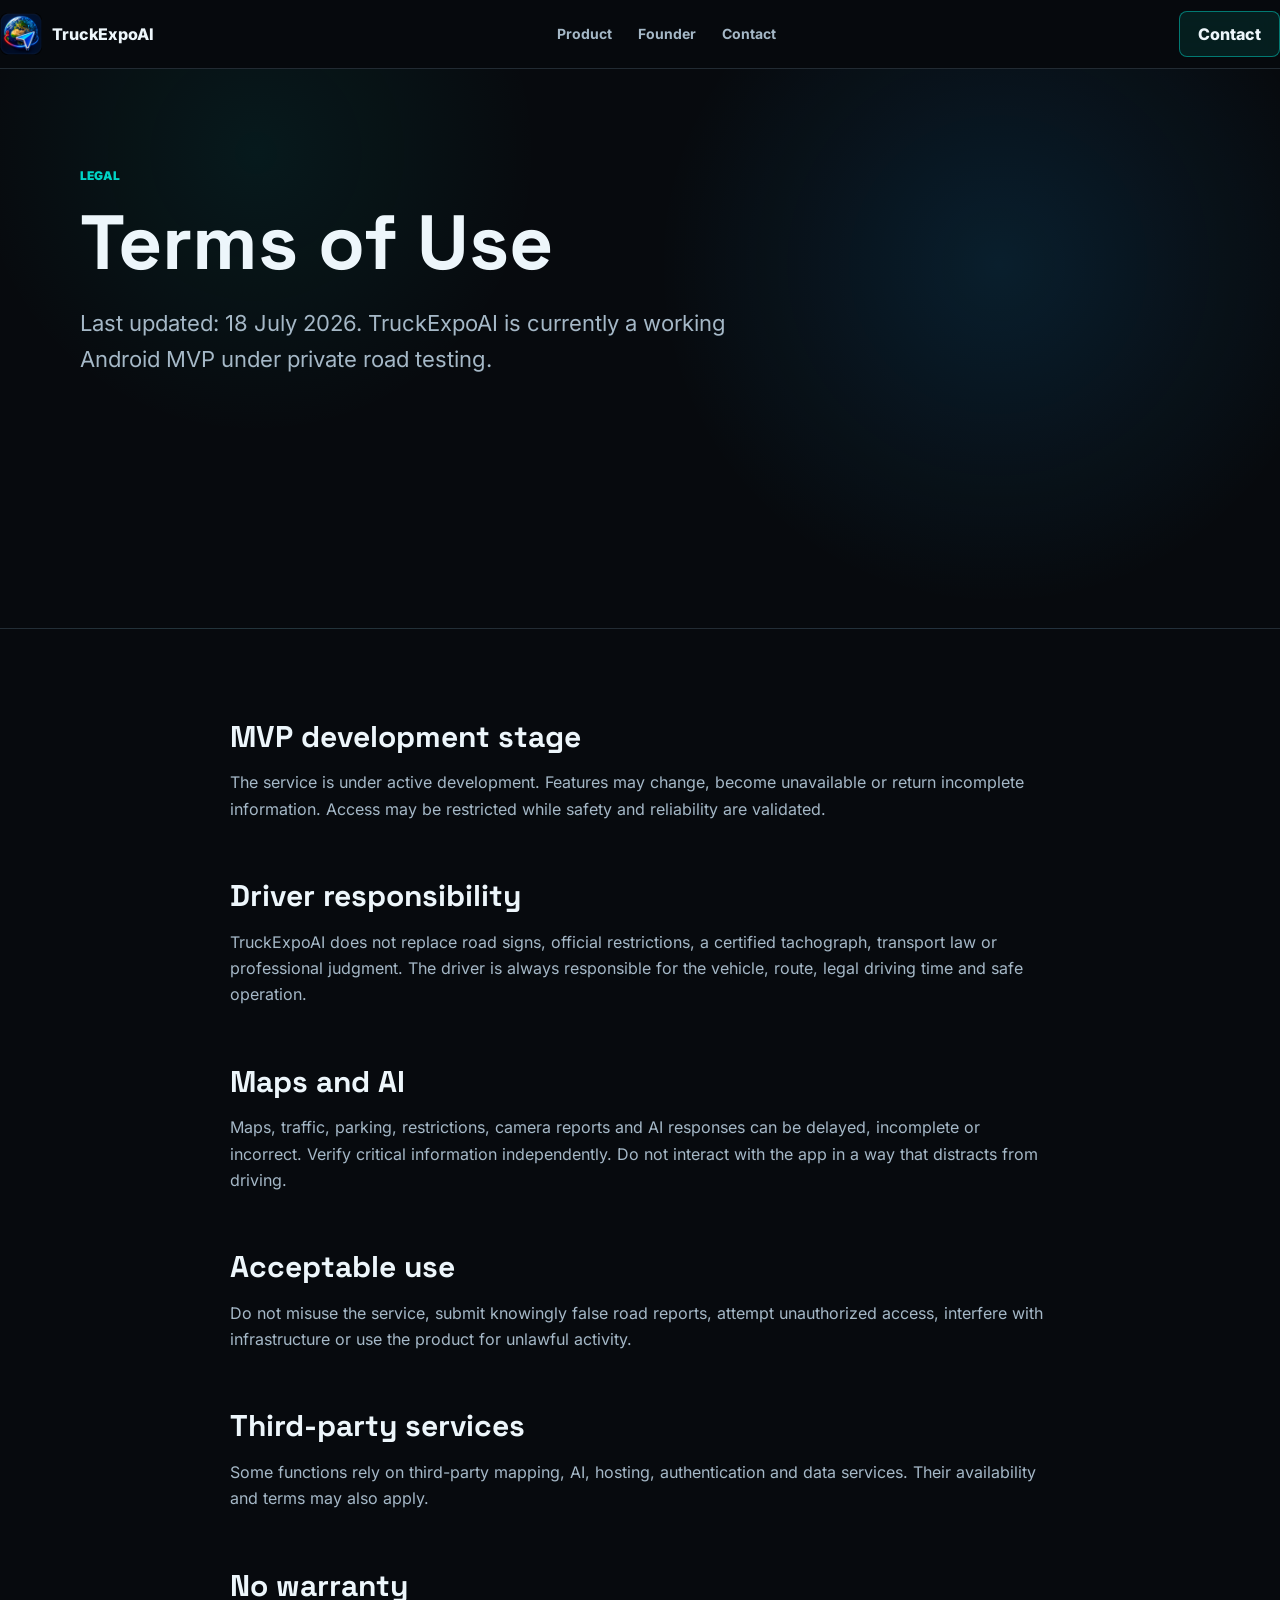
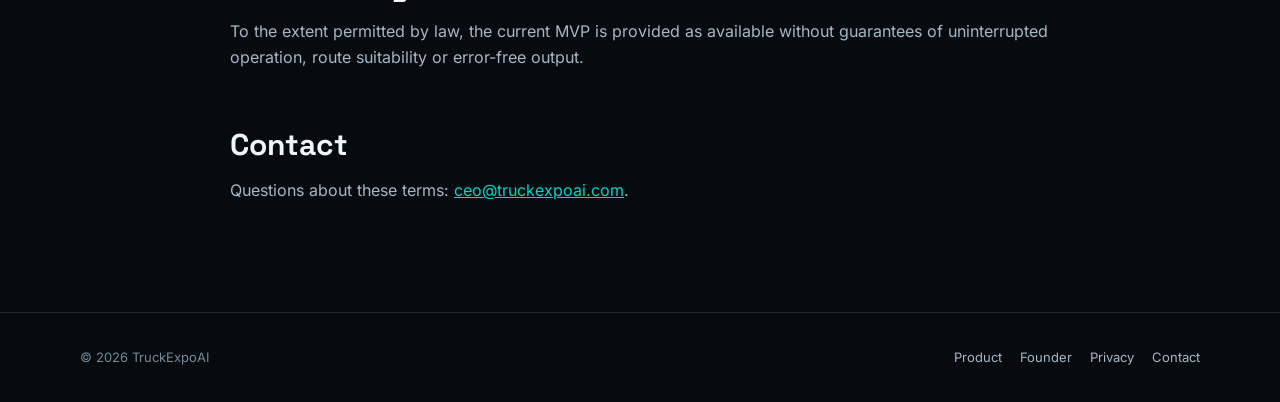
<file: terms.html>
<!doctype html>
<html lang="en">
<head><meta charset="utf-8"><meta name="viewport" content="width=device-width, initial-scale=1"><title>Terms of Use | TruckExpoAI</title><meta name="description" content="Terms of use for the TruckExpoAI website and working Android MVP."><link rel="icon" href="assets/favicon-32.png"><link rel="stylesheet" href="assets/fonts/fonts.css"><link rel="stylesheet" href="site-pages.css"></head>
<body><header class="page-nav"><div class="page-nav-inner"><a class="page-brand" href="index.html"><img src="assets/favicon-192.png" alt=""><span>TruckExpoAI</span></a><nav class="page-links"><a href="product.html">Product</a><a href="about.html">Founder</a><a href="contact.html">Contact</a></nav><a class="page-cta" href="mailto:ceo@truckexpoai.com">Contact</a></div></header>
<main><section class="page-hero"><div class="shell"><span class="eyebrow">Legal</span><h1>Terms of Use</h1><p class="lead">Last updated: 18 July 2026. TruckExpoAI is currently a working Android MVP under private road testing.</p></div></section><section class="page-section"><div class="shell legal-copy">
  <h2>MVP development stage</h2><p>The service is under active development. Features may change, become unavailable or return incomplete information. Access may be restricted while safety and reliability are validated.</p>
  <h2>Driver responsibility</h2><p>TruckExpoAI does not replace road signs, official restrictions, a certified tachograph, transport law or professional judgment. The driver is always responsible for the vehicle, route, legal driving time and safe operation.</p>
  <h2>Maps and AI</h2><p>Maps, traffic, parking, restrictions, camera reports and AI responses can be delayed, incomplete or incorrect. Verify critical information independently. Do not interact with the app in a way that distracts from driving.</p>
  <h2>Acceptable use</h2><p>Do not misuse the service, submit knowingly false road reports, attempt unauthorized access, interfere with infrastructure or use the product for unlawful activity.</p>
  <h2>Third-party services</h2><p>Some functions rely on third-party mapping, AI, hosting, authentication and data services. Their availability and terms may also apply.</p>
  <h2>No warranty</h2><p>To the extent permitted by law, the current MVP is provided as available without guarantees of uninterrupted operation, route suitability or error-free output.</p>
  <h2>Contact</h2><p>Questions about these terms: <a href="mailto:ceo@truckexpoai.com">ceo@truckexpoai.com</a>.</p>
</div></section></main><footer class="page-footer"><div class="shell page-footer-inner"><span>© 2026 TruckExpoAI</span><nav class="page-footer-links"><a href="product.html">Product</a><a href="about.html">Founder</a><a href="privacy.html">Privacy</a><a href="contact.html">Contact</a></nav></div></footer></body></html>
</file>
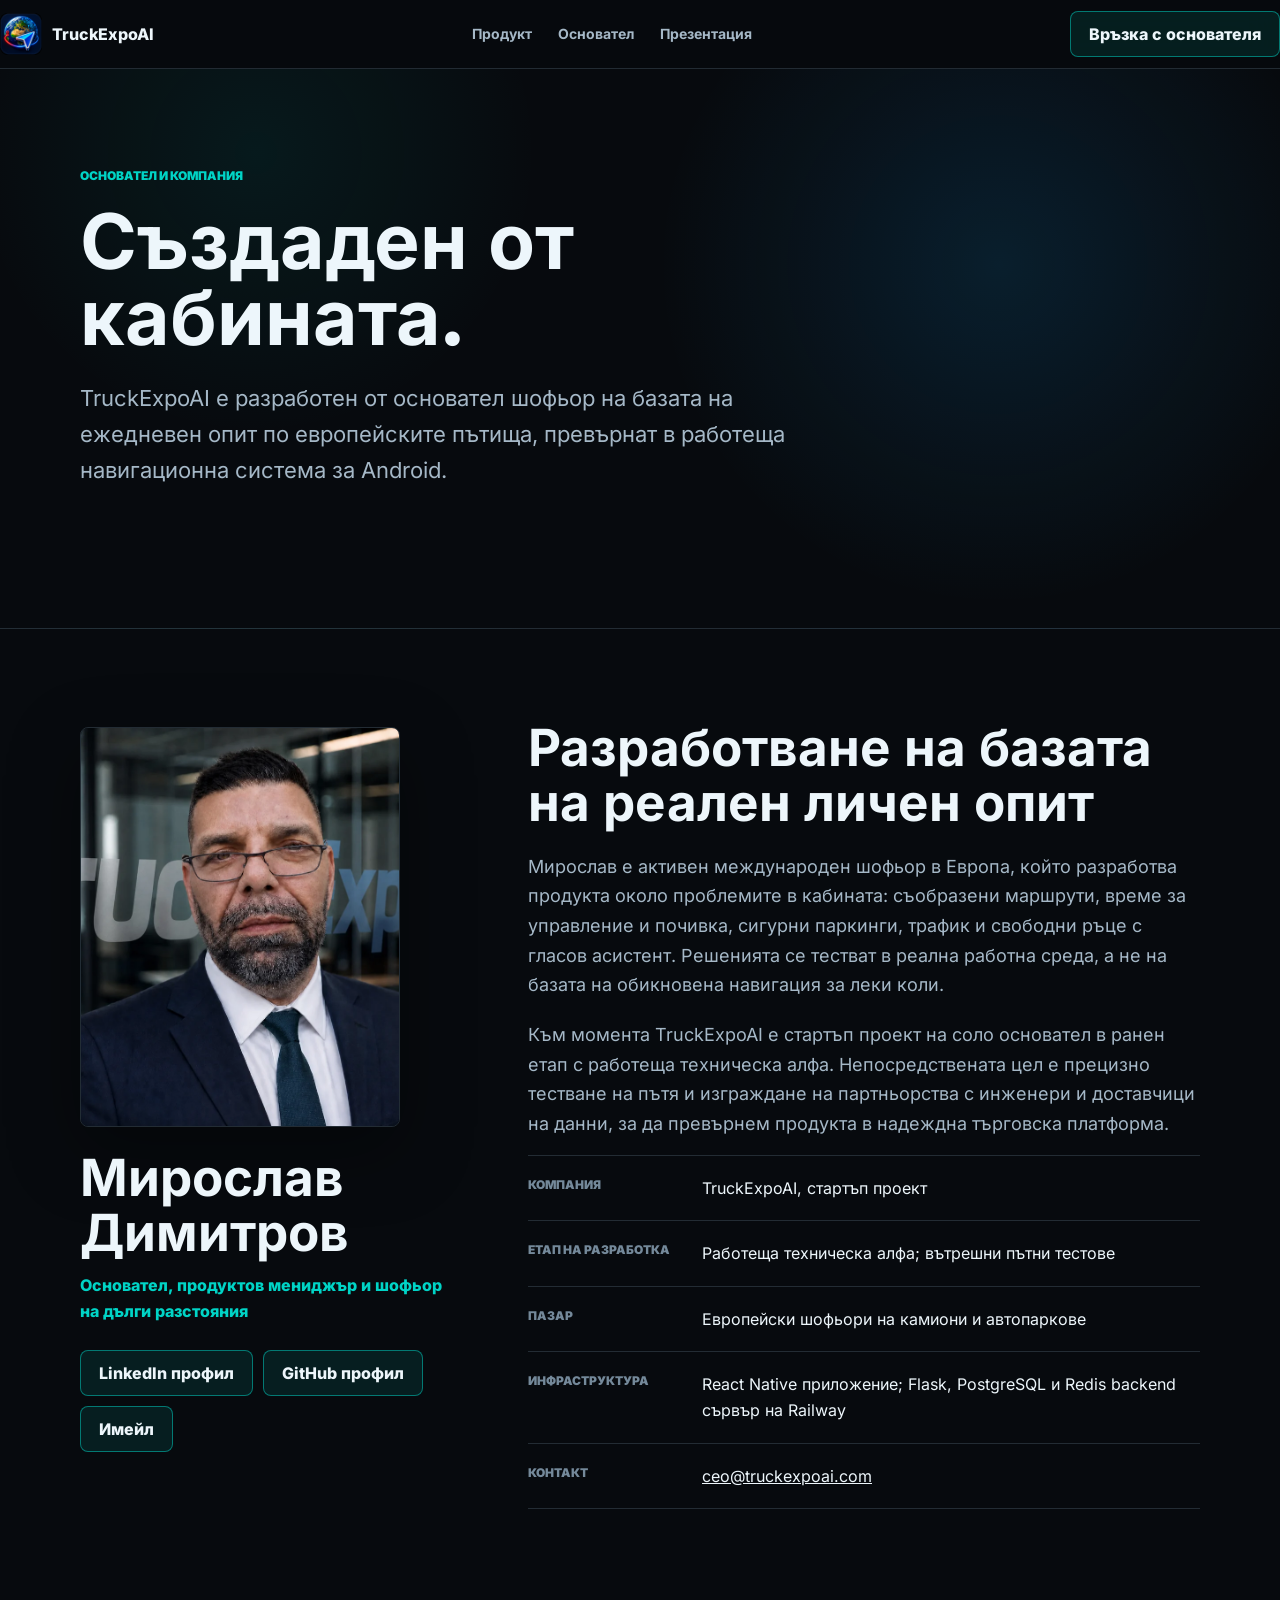
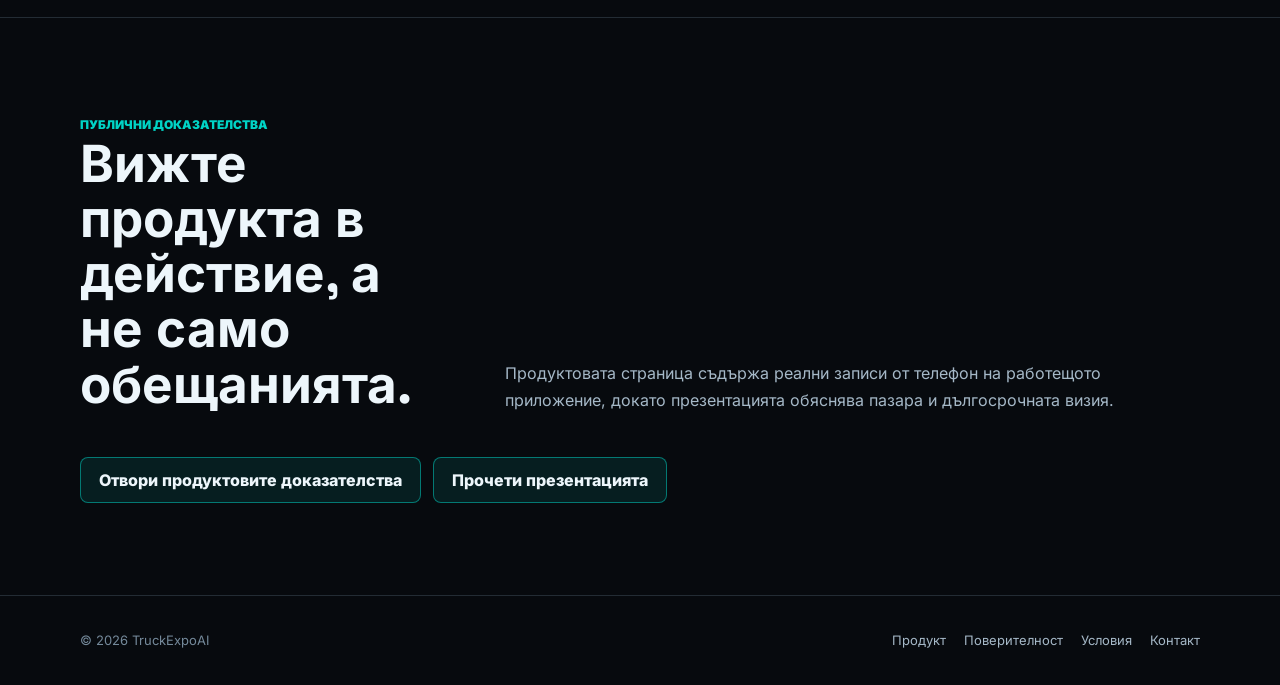
<file: bg/about.html>
<!doctype html>
<html lang="bg">
<head>
  <meta charset="utf-8"><meta name="viewport" content="width=device-width, initial-scale=1">
  <title>Основател и компания | TruckExpoAI</title>
  <meta name="description" content="Запознайте се с Мирослав Димитров, международен шофьор и основател на TruckExpoAI, и вижте публичните връзки към проекта.">
  <link rel="canonical" href="https://truckexpoai.com/bg/about.html">
  <link rel="alternate" hreflang="en" href="https://truckexpoai.com/about.html">
  <link rel="alternate" hreflang="bg" href="https://truckexpoai.com/bg/about.html">
  <link rel="alternate" hreflang="es" href="https://truckexpoai.com/es/about.html">
  <link rel="alternate" hreflang="x-default" href="https://truckexpoai.com/about.html">
  <meta property="og:type" content="profile">
  <meta property="og:title" content="Мирослав Димитров | Основател на TruckExpoAI">
  <meta property="og:description" content="Запознайте се с международния шофьор, който изгражда TruckExpoAI на базата на личен опит по пътищата на Европа.">
  <meta property="og:url" content="https://truckexpoai.com/about.html">
  <meta property="og:image" content="https://truckexpoai.com/assets/founder-miroslav-glass.webp">
  <script type="application/ld+json">
  {
    "@context": "https://schema.org",
    "@type": "Person",
    "name": "Miroslav Dimitrov",
    "jobTitle": "Основател и продуктов мениджър",
    "url": "https://truckexpoai.com/about.html",
    "image": "https://truckexpoai.com/assets/founder-miroslav-glass.webp",
    "email": "mailto:ceo@truckexpoai.com",
    "sameAs": [
      "https://www.linkedin.com/in/miroslav-dimitrov-0352a2401",
      "https://github.com/breika999-gif"
    ],
    "knowsAbout": ["Превоз на товари в Европа", "навигация за камиони", "режим на шофиране", "паркинги за камиони"]
  }
  </script>
  <link rel="icon" href="../assets/favicon-32.png"><link rel="stylesheet" href="../assets/fonts/fonts.css"><link rel="stylesheet" href="../site-pages.css">
  <!-- Cookie-free analytics goes here after account setup (Plausible, Umami, or Cloudflare Web Analytics). Do not add Google Analytics. -->
</head>
<body>
  <header class="page-nav"><div class="page-nav-inner"><a class="page-brand" href="index.html"><img src="../assets/favicon-192.png" alt=""><span>TruckExpoAI</span></a><nav class="page-links"><a href="product.html">Продукт</a><a href="about.html" aria-current="page">Основател</a><a href="../deck.html">Презентация</a></nav><a class="page-cta" href="../contact.html">Връзка с основателя</a></div></header>
  <main>
    <section class="page-hero"><div class="shell"><span class="eyebrow">Основател и компания</span><h1>Създаден от кабината.</h1><p class="lead">TruckExpoAI е разработен от основател шофьор на базата на ежедневен опит по европейските пътища, превърнат в работеща навигационна система за Android.</p></div></section>
    <section class="page-section"><div class="shell founder-layout">
      <div class="founder-identity"><img class="founder-photo" src="../assets/founder-miroslav-glass.webp" alt="Мирослав Димитров, основател на TruckExpoAI" width="320" height="400"><h2>Мирослав Димитров</h2><p class="founder-role">Основател, продуктов мениджър и шофьор на дълги разстояния</p><div class="founder-links"><a class="inline-link" href="https://www.linkedin.com/in/miroslav-dimitrov-0352a2401" rel="me noopener" target="_blank">LinkedIn профил</a><a class="inline-link" href="https://github.com/breika999-gif" rel="me">GitHub профил</a><a class="inline-link" href="mailto:ceo@truckexpoai.com">Имейл</a></div></div>
      <div><h2>Разработване на базата на реален личен опит</h2><p class="founder-copy">Мирослав е активен международен шофьор в Европа, който разработва продукта около проблемите в кабината: съобразени маршрути, време за управление и почивка, сигурни паркинги, трафик и свободни ръце с гласов асистент. Решенията се тестват в реална работна среда, а не на базата на обикновена навигация за леки коли.</p><p class="founder-copy">Към момента TruckExpoAI е стартъп проект на соло основател в ранен етап с работеща техническа алфа. Непосредствената цел е прецизно тестване на пътя и изграждане на партньорства с инженери и доставчици на данни, за да превърнем продукта в надеждна търговска платформа.</p>
        <dl class="facts"><div class="fact"><dt>Компания</dt><dd>TruckExpoAI, стартъп проект</dd></div><div class="fact"><dt>Етап на разработка</dt><dd>Работеща техническа алфа; вътрешни пътни тестове</dd></div><div class="fact"><dt>Пазар</dt><dd>Европейски шофьори на камиони и автопаркове</dd></div><div class="fact"><dt>Инфраструктура</dt><dd>React Native приложение; Flask, PostgreSQL и Redis backend сървър на Railway</dd></div><div class="fact"><dt>Контакт</dt><dd><a href="mailto:ceo@truckexpoai.com">ceo@truckexpoai.com</a></dd></div></dl>
      </div>
    </div></section>
    <section class="page-section"><div class="shell"><div class="section-heading"><div><span class="eyebrow">Публични доказателства</span><h2>Вижте продукта в действие, а не само обещанията.</h2></div><p>Продуктовата страница съдържа реални записи от телефон на работещото приложение, докато презентацията обяснява пазара и дългосрочната визия.</p></div><div class="hero-actions"><a class="page-cta" href="product.html">Отвори продуктовите доказателства</a><a class="inline-link" href="../deck.html">Прочети презентацията</a></div></div></section>
  </main>
  <footer class="page-footer"><div class="shell page-footer-inner"><span>© 2026 TruckExpoAI</span><nav class="page-footer-links"><a href="product.html">Продукт</a><a href="../privacy.html">Поверителност</a><a href="../terms.html">Условия</a><a href="../contact.html">Контакт</a></nav></div></footer>
</body>
</html>
</file>
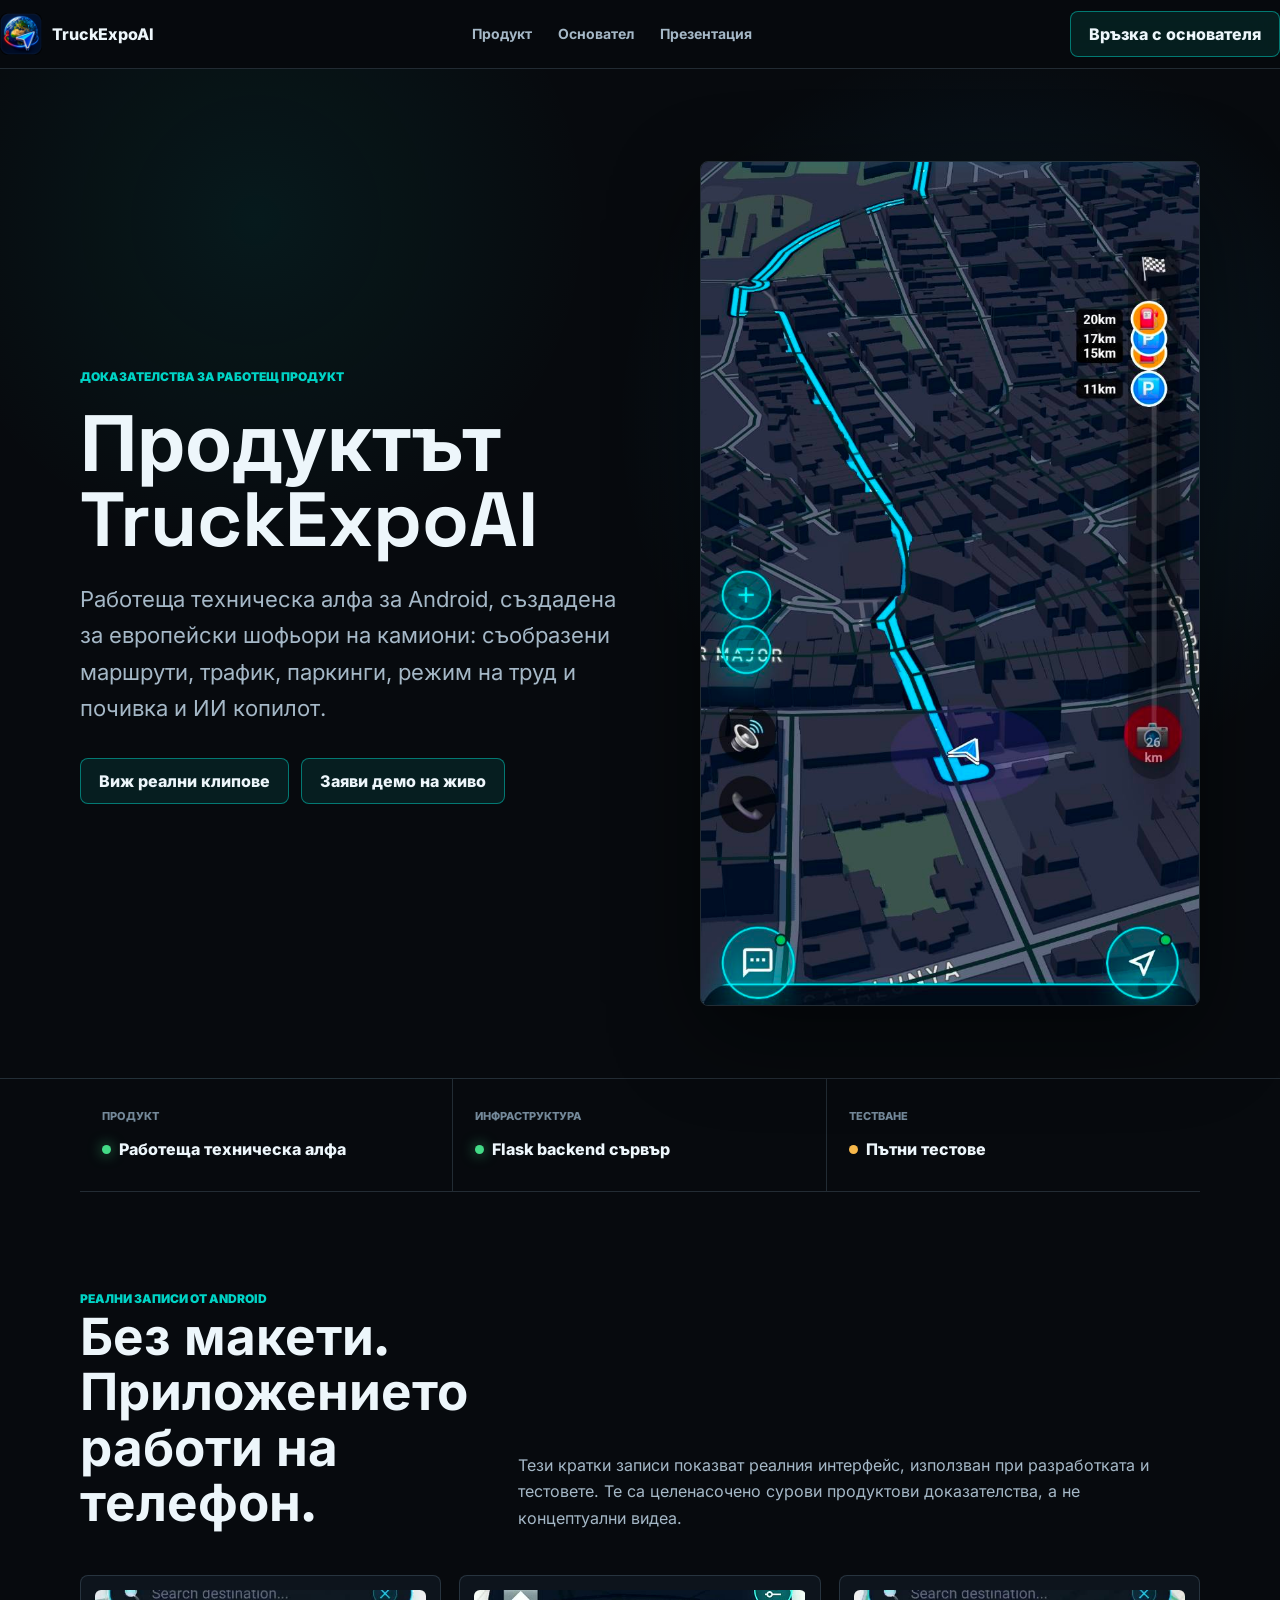
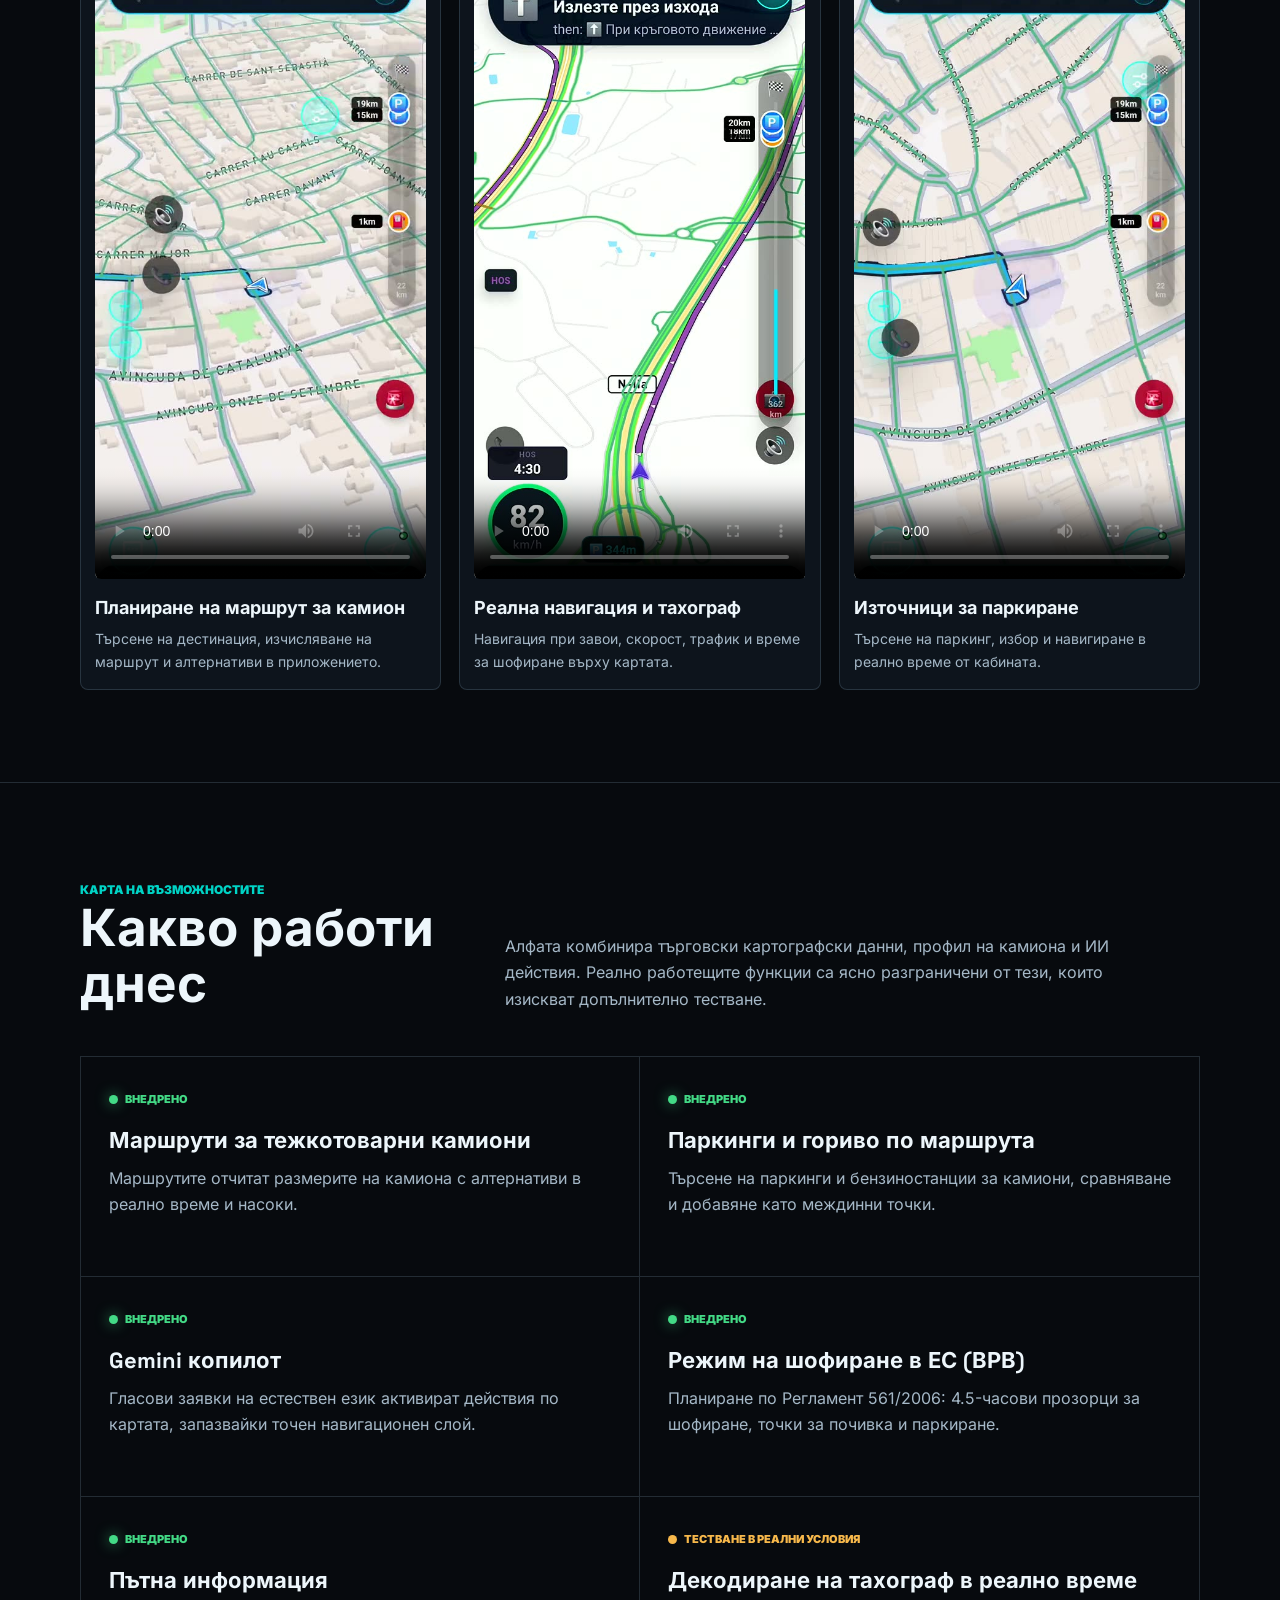
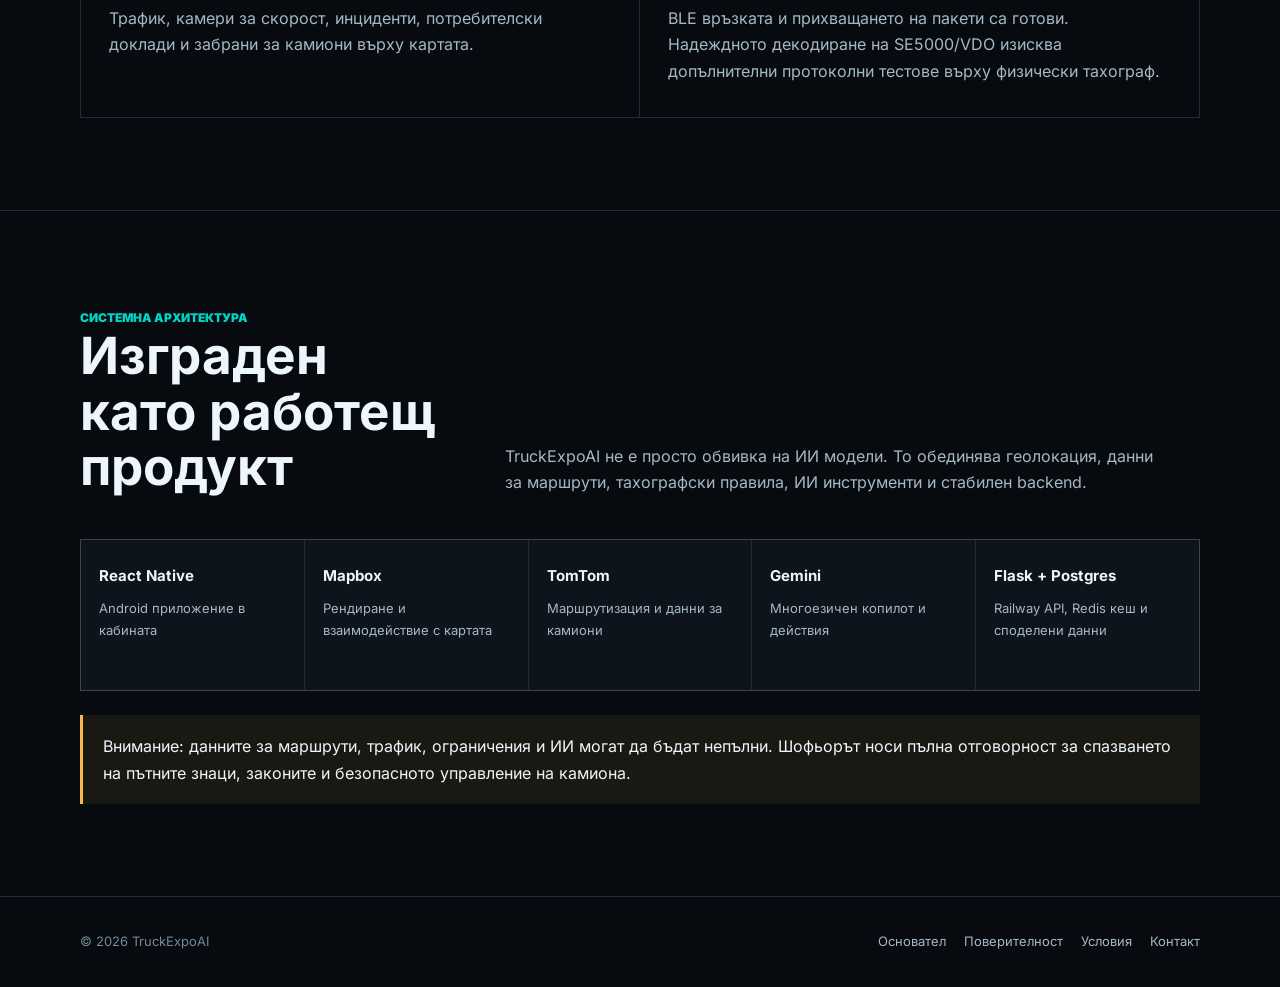
<file: bg/product.html>
<!doctype html>
<html lang="bg">
<head>
  <meta charset="utf-8">
  <meta name="viewport" content="width=device-width, initial-scale=1">
  <title>TruckExpoAI Продукт | Навигация за камиони с ИИ</title>
  <meta name="description" content="Разгледайте работещата техническа алфа на TruckExpoAI за Android: маршрути за камиони, трафик, паркиране, режим на шофиране и ИИ копилот.">
  <link rel="canonical" href="https://truckexpoai.com/bg/product.html">
  <link rel="alternate" hreflang="en" href="https://truckexpoai.com/product.html">
  <link rel="alternate" hreflang="bg" href="https://truckexpoai.com/bg/product.html">
  <link rel="alternate" hreflang="es" href="https://truckexpoai.com/es/product.html">
  <link rel="alternate" hreflang="x-default" href="https://truckexpoai.com/product.html">
  <meta property="og:type" content="website">
  <meta property="og:title" content="TruckExpoAI Продукт | Работеща техническа алфа за Android">
  <meta property="og:description" content="Вижте реални записи на приложението за Android: планиране на маршрути, тахограф, паркинги и време за каране.">
  <meta property="og:url" content="https://truckexpoai.com/product.html">
  <meta property="og:image" content="https://truckexpoai.com/assets/navigation-3d-route.jpg">
  <link rel="icon" type="image/png" sizes="32x32" href="../assets/favicon-32.png">
  <link rel="apple-touch-icon" href="../assets/apple-touch-icon.png">
  <link rel="stylesheet" href="../assets/fonts/fonts.css">
  <link rel="stylesheet" href="../site-pages.css">
  <!-- Cookie-free analytics goes here after account setup (Plausible, Umami, or Cloudflare Web Analytics). Do not add Google Analytics. -->
</head>
<body>
  <header class="page-nav">
    <div class="page-nav-inner">
      <a class="page-brand" href="index.html"><img src="../assets/favicon-192.png" alt=""><span>TruckExpoAI</span></a>
      <nav class="page-links" aria-label="Primary">
        <a href="product.html" aria-current="page">Продукт</a><a href="about.html">Основател</a><a href="../deck.html">Презентация</a>
      </nav>
      <a class="page-cta" href="../contact.html">Връзка с основателя</a>
    </div>
  </header>

  <main>
    <section class="page-hero">
      <div class="shell page-hero-grid">
        <div>
          <span class="eyebrow">Доказателства за работещ продукт</span>
          <h1>Продуктът TruckExpoAI</h1>
          <p class="lead">Работеща техническа алфа за Android, създадена за европейски шофьори на камиони: съобразени маршрути, трафик, паркинги, режим на труд и почивка и ИИ копилот.</p>
          <div class="hero-actions"><a class="page-cta" href="#demos">Виж реални клипове</a><a class="inline-link" href="mailto:ceo@truckexpoai.com?subject=TruckExpoAI%20product%20demo">Заяви демо на живо</a></div>
        </div>
        <div class="hero-art"><img src="../assets/navigation-3d-route.jpg" alt="TruckExpoAI live truck navigation interface"></div>
      </div>
    </section>

    <div class="shell status-row" aria-label="Product status">
      <div class="status-item"><span class="status-label">Продукт</span><div class="status-value"><span class="status-dot"></span>Работеща техническа алфа</div></div>
      <div class="status-item"><span class="status-label">Инфраструктура</span><div class="status-value"><span class="status-dot"></span>Flask backend сървър</div></div>
      <div class="status-item"><span class="status-label">Тестване</span><div class="status-value"><span class="status-dot amber"></span>Пътни тестове</div></div>
    </div>

    <section class="page-section" id="demos">
      <div class="shell">
        <div class="section-heading"><div><span class="eyebrow">Реални записи от Android</span><h2>Без макети. Приложението работи на телефон.</h2></div><p>Тези кратки записи показват реалния интерфейс, използван при разработката и тестовете. Те са целенасочено сурови продуктови доказателства, а не концептуални видеа.</p></div>
        <div class="demo-grid">
          <article class="demo-proof"><video controls playsinline preload="metadata" poster="../assets/clips/13-route-planning.jpg"><source src="../assets/clips/13-route-planning.mp4" type="video/mp4"></video><h3>Планиране на маршрут за камион</h3><p>Търсене на дестинация, изчисляване на маршрут и алтернативи в приложението.</p></article>
          <article class="demo-proof"><video controls playsinline preload="metadata" poster="../assets/clips/09-live-navigation-tacho.jpg"><source src="../assets/clips/09-live-navigation-tacho.mp4" type="video/mp4"></video><h3>Реална навигация и тахограф</h3><p>Навигация при завои, скорост, трафик и време за шофиране върху картата.</p></article>
          <article class="demo-proof"><video controls playsinline preload="metadata" poster="../assets/clips/12-live-parking-sources.jpg"><source src="../assets/clips/12-live-parking-sources.mp4" type="video/mp4"></video><h3>Източници за паркиране</h3><p>Търсене на паркинг, избор и навигиране в реално време от кабината.</p></article>
        </div>
      </div>
    </section>

    <section class="page-section">
      <div class="shell">
        <div class="section-heading"><div><span class="eyebrow">Карта на възможностите</span><h2>Какво работи днес</h2></div><p>Алфата комбинира търговски картографски данни, профил на камиона и ИИ действия. Реално работещите функции са ясно разграничени от тези, които изискват допълнително тестване.</p></div>
        <div class="capability-grid">
          <article class="capability"><span class="capability-state"><span class="status-dot"></span>Внедрено</span><h3>Маршрути за тежкотоварни камиони</h3><p>Маршрутите отчитат размерите на камиона с алтернативи в реално време и насоки.</p></article>
          <article class="capability"><span class="capability-state"><span class="status-dot"></span>Внедрено</span><h3>Паркинги и гориво по маршрута</h3><p>Търсене на паркинги и бензиностанции за камиони, сравняване и добавяне като междинни точки.</p></article>
          <article class="capability"><span class="capability-state"><span class="status-dot"></span>Внедрено</span><h3>Gemini копилот</h3><p>Гласови заявки на естествен език активират действия по картата, запазвайки точен навигационен слой.</p></article>
          <article class="capability"><span class="capability-state"><span class="status-dot"></span>Внедрено</span><h3>Режим на шофиране в ЕС (ВРВ)</h3><p>Планиране по Регламент 561/2006: 4.5-часови прозорци за шофиране, точки за почивка и паркиране.</p></article>
          <article class="capability"><span class="capability-state"><span class="status-dot"></span>Внедрено</span><h3>Пътна информация</h3><p>Трафик, камери за скорост, инциденти, потребителски доклади и забрани за камиони върху картата.</p></article>
          <article class="capability"><span class="capability-state validation"><span class="status-dot amber"></span>Тестване в реални условия</span><h3>Декодиране на тахограф в реално време</h3><p>BLE връзката и прихващането на пакети са готови. Надеждното декодиране на SE5000/VDO изисква допълнителни протоколни тестове върху физически тахограф.</p></article>
        </div>
      </div>
    </section>

    <section class="page-section">
      <div class="shell">
        <div class="section-heading"><div><span class="eyebrow">Системна архитектура</span><h2>Изграден като работещ продукт</h2></div><p>TruckExpoAI не е просто обвивка на ИИ модели. То обединява геолокация, данни за маршрути, тахографски правила, ИИ инструменти и стабилен backend.</p></div>
        <div class="architecture"><div><strong>React Native</strong><span>Android приложение в кабината</span></div><div><strong>Mapbox</strong><span>Рендиране и взаимодействие с картата</span></div><div><strong>TomTom</strong><span>Маршрутизация и данни за камиони</span></div><div><strong>Gemini</strong><span>Многоезичен копилот и действия</span></div><div><strong>Flask + Postgres</strong><span>Railway API, Redis кеш и споделени данни</span></div></div>
        <p class="legal-note">Внимание: данните за маршрути, трафик, ограничения и ИИ могат да бъдат непълни. Шофьорът носи пълна отговорност за спазването на пътните знаци, законите и безопасното управление на камиона.</p>
      </div>
    </section>
  </main>

  <footer class="page-footer"><div class="shell page-footer-inner"><span>© 2026 TruckExpoAI</span><nav class="page-footer-links"><a href="about.html">Основател</a><a href="../privacy.html">Поверителност</a><a href="../terms.html">Условия</a><a href="../contact.html">Контакт</a></nav></div></footer>
</body>
</html>
</file>
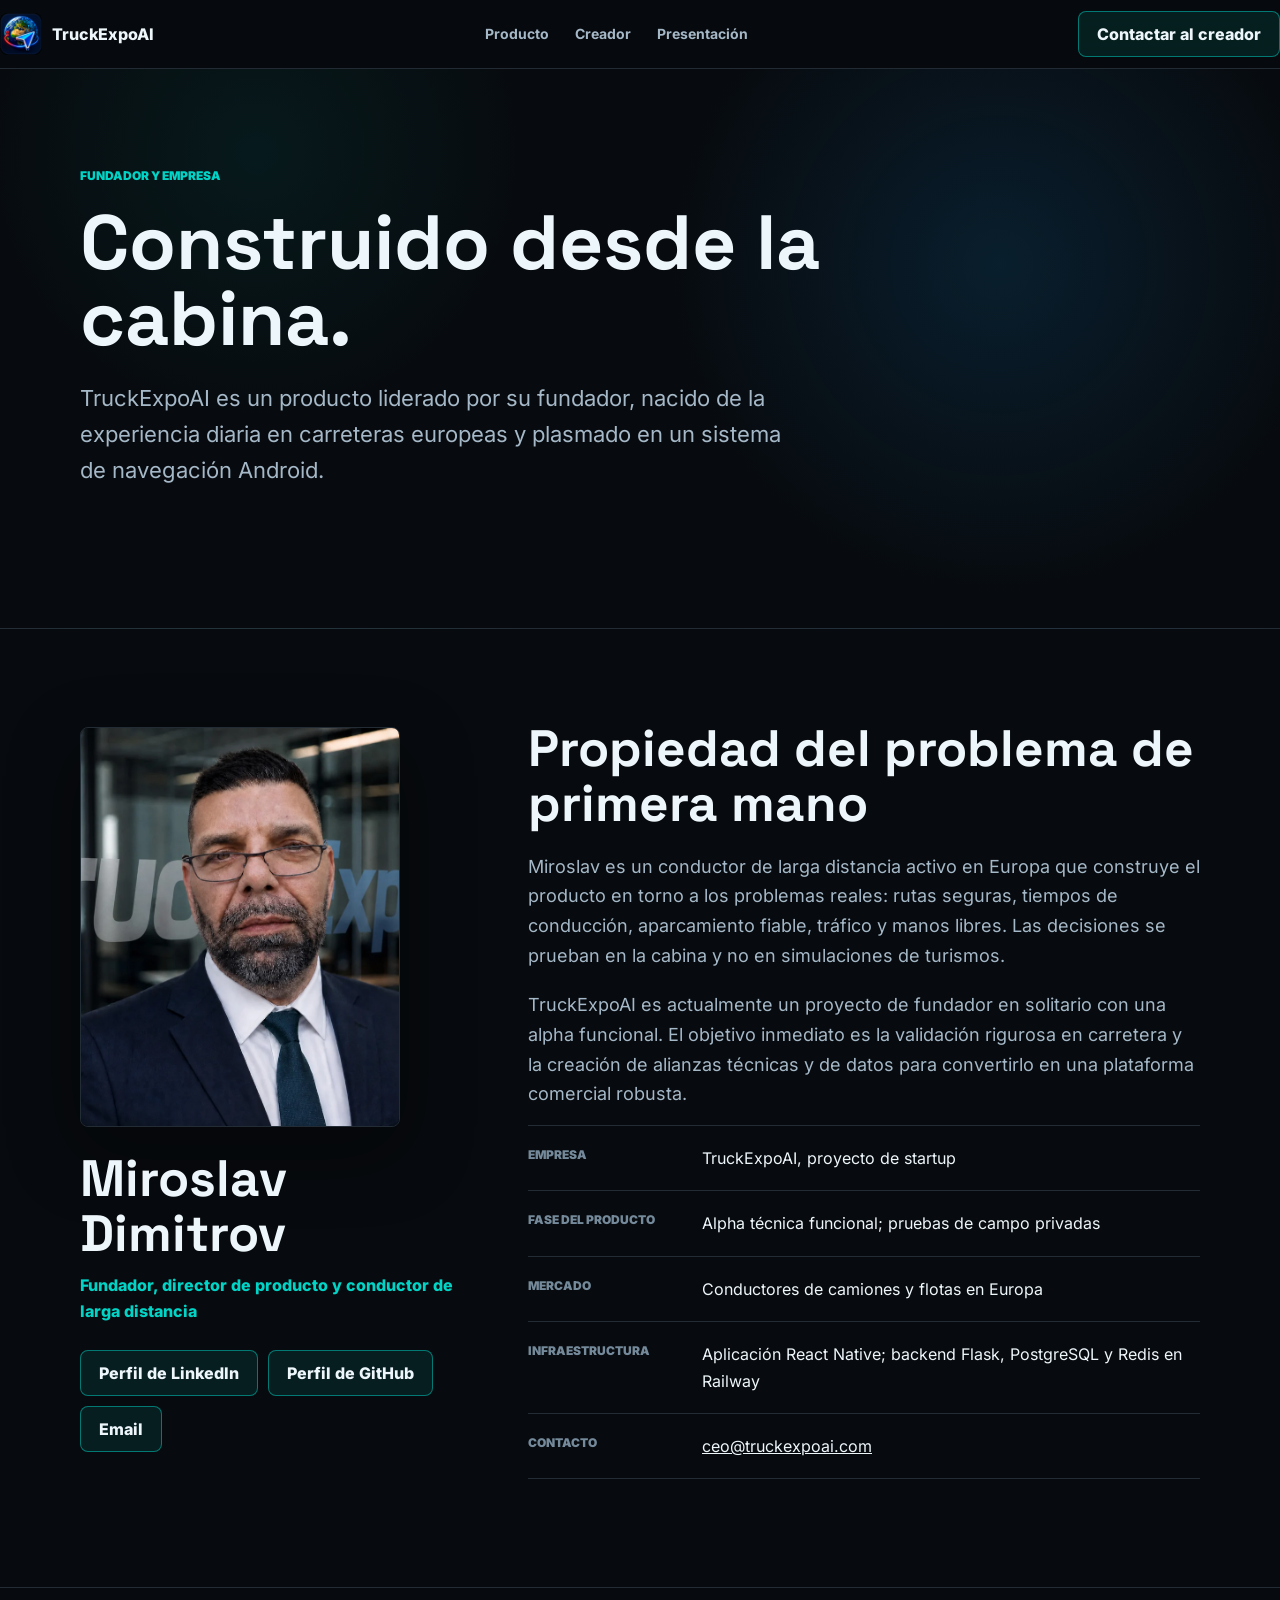
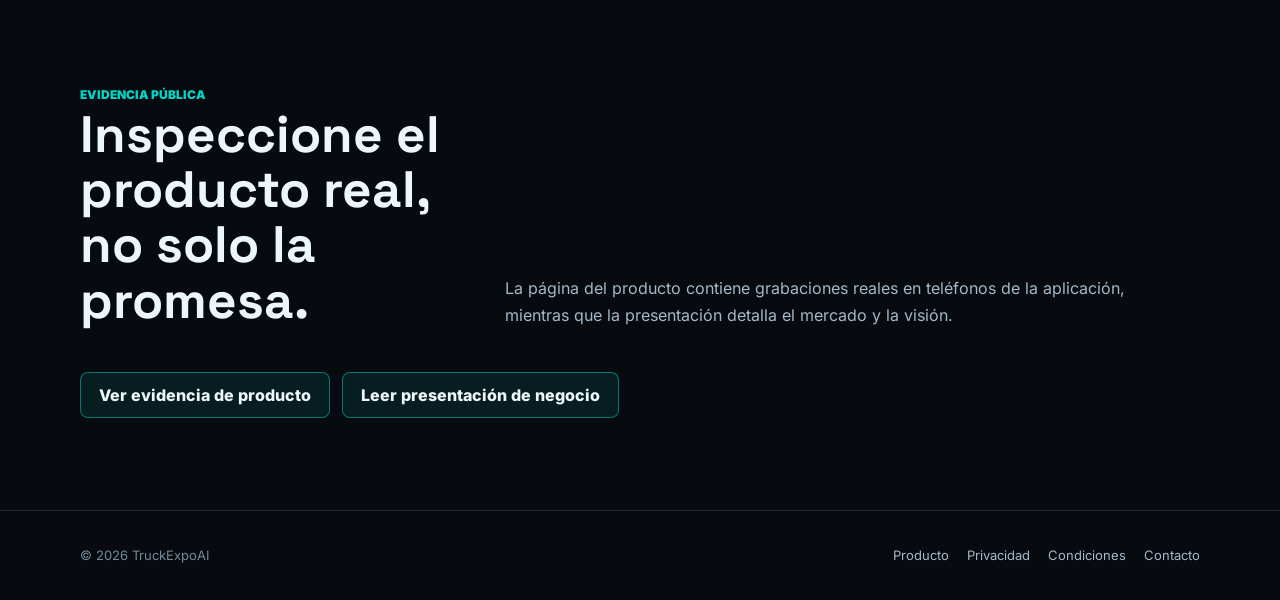
<file: es/about.html>
<!doctype html>
<html lang="es">
<head>
  <meta charset="utf-8"><meta name="viewport" content="width=device-width, initial-scale=1">
  <title>Fundador y empresa | TruckExpoAI</title>
  <meta name="description" content="Conozca a Miroslav Dimitrov, conductor de larga distancia y fundador de TruckExpoAI, y acceda a los enlaces del proyecto.">
  <link rel="canonical" href="https://truckexpoai.com/es/about.html">
  <link rel="alternate" hreflang="en" href="https://truckexpoai.com/about.html">
  <link rel="alternate" hreflang="bg" href="https://truckexpoai.com/bg/about.html">
  <link rel="alternate" hreflang="es" href="https://truckexpoai.com/es/about.html">
  <link rel="alternate" hreflang="x-default" href="https://truckexpoai.com/about.html">
  <meta property="og:type" content="profile">
  <meta property="og:title" content="Miroslav Dimitrov | Fundador de TruckExpoAI">
  <meta property="og:description" content="Conozca al conductor de larga distancia que construye TruckExpoAI a partir de su experiencia en Europa.">
  <meta property="og:url" content="https://truckexpoai.com/about.html">
  <meta property="og:image" content="https://truckexpoai.com/assets/founder-miroslav-glass.webp">
  <script type="application/ld+json">
  {
    "@context": "https://schema.org",
    "@type": "Person",
    "name": "Miroslav Dimitrov",
    "jobTitle": "Fundador y Director de Producto",
    "url": "https://truckexpoai.com/about.html",
    "image": "https://truckexpoai.com/assets/founder-miroslav-glass.webp",
    "email": "mailto:ceo@truckexpoai.com",
    "sameAs": [
      "https://www.linkedin.com/in/miroslav-dimitrov-0352a2401",
      "https://github.com/breika999-gif"
    ],
    "knowsAbout": ["Transporte de mercancías europeo", "navegación para camiones", "tiempos de conducción", "aparcamiento camiones"]
  }
  </script>
  <link rel="icon" href="../assets/favicon-32.png"><link rel="stylesheet" href="../assets/fonts/fonts.css"><link rel="stylesheet" href="../site-pages.css">
  <!-- Cookie-free analytics goes here after account setup (Plausible, Umami, or Cloudflare Web Analytics). Do not add Google Analytics. -->
</head>
<body>
  <header class="page-nav"><div class="page-nav-inner"><a class="page-brand" href="index.html"><img src="../assets/favicon-192.png" alt=""><span>TruckExpoAI</span></a><nav class="page-links"><a href="product.html">Producto</a><a href="about.html" aria-current="page">Creador</a><a href="../deck.html">Presentación</a></nav><a class="page-cta" href="../contact.html">Contactar al creador</a></div></header>
  <main>
    <section class="page-hero"><div class="shell"><span class="eyebrow">Fundador y empresa</span><h1>Construido desde la cabina.</h1><p class="lead">TruckExpoAI es un producto liderado por su fundador, nacido de la experiencia diaria en carreteras europeas y plasmado en un sistema de navegación Android.</p></div></section>
    <section class="page-section"><div class="shell founder-layout">
      <div class="founder-identity"><img class="founder-photo" src="../assets/founder-miroslav-glass.webp" alt="Miroslav Dimitrov, fundador de TruckExpoAI" width="320" height="400"><h2>Miroslav Dimitrov</h2><p class="founder-role">Fundador, director de producto y conductor de larga distancia</p><div class="founder-links"><a class="inline-link" href="https://www.linkedin.com/in/miroslav-dimitrov-0352a2401" rel="me noopener" target="_blank">Perfil de LinkedIn</a><a class="inline-link" href="https://github.com/breika999-gif" rel="me">Perfil de GitHub</a><a class="inline-link" href="mailto:ceo@truckexpoai.com">Email</a></div></div>
      <div><h2>Propiedad del problema de primera mano</h2><p class="founder-copy">Miroslav es un conductor de larga distancia activo en Europa que construye el producto en torno a los problemas reales: rutas seguras, tiempos de conducción, aparcamiento fiable, tráfico y manos libres. Las decisiones se prueban en la cabina y no en simulaciones de turismos.</p><p class="founder-copy">TruckExpoAI es actualmente un proyecto de fundador en solitario con una alpha funcional. El objetivo inmediato es la validación rigurosa en carretera y la creación de alianzas técnicas y de datos para convertirlo en una plataforma comercial robusta.</p>
        <dl class="facts"><div class="fact"><dt>Empresa</dt><dd>TruckExpoAI, proyecto de startup</dd></div><div class="fact"><dt>Fase del producto</dt><dd>Alpha técnica funcional; pruebas de campo privadas</dd></div><div class="fact"><dt>Mercado</dt><dd>Conductores de camiones y flotas en Europa</dd></div><div class="fact"><dt>Infraestructura</dt><dd>Aplicación React Native; backend Flask, PostgreSQL y Redis en Railway</dd></div><div class="fact"><dt>Contacto</dt><dd><a href="mailto:ceo@truckexpoai.com">ceo@truckexpoai.com</a></dd></div></dl>
      </div>
    </div></section>
    <section class="page-section"><div class="shell"><div class="section-heading"><div><span class="eyebrow">Evidencia pública</span><h2>Inspeccione el producto real, no solo la promesa.</h2></div><p>La página del producto contiene grabaciones reales en teléfonos de la aplicación, mientras que la presentación detalla el mercado y la visión.</p></div><div class="hero-actions"><a class="page-cta" href="product.html">Ver evidencia de producto</a><a class="inline-link" href="../deck.html">Leer presentación de negocio</a></div></div></section>
  </main>
  <footer class="page-footer"><div class="shell page-footer-inner"><span>© 2026 TruckExpoAI</span><nav class="page-footer-links"><a href="product.html">Producto</a><a href="../privacy.html">Privacidad</a><a href="../terms.html">Condiciones</a><a href="../contact.html">Contacto</a></nav></div></footer>
</body>
</html>
</file>
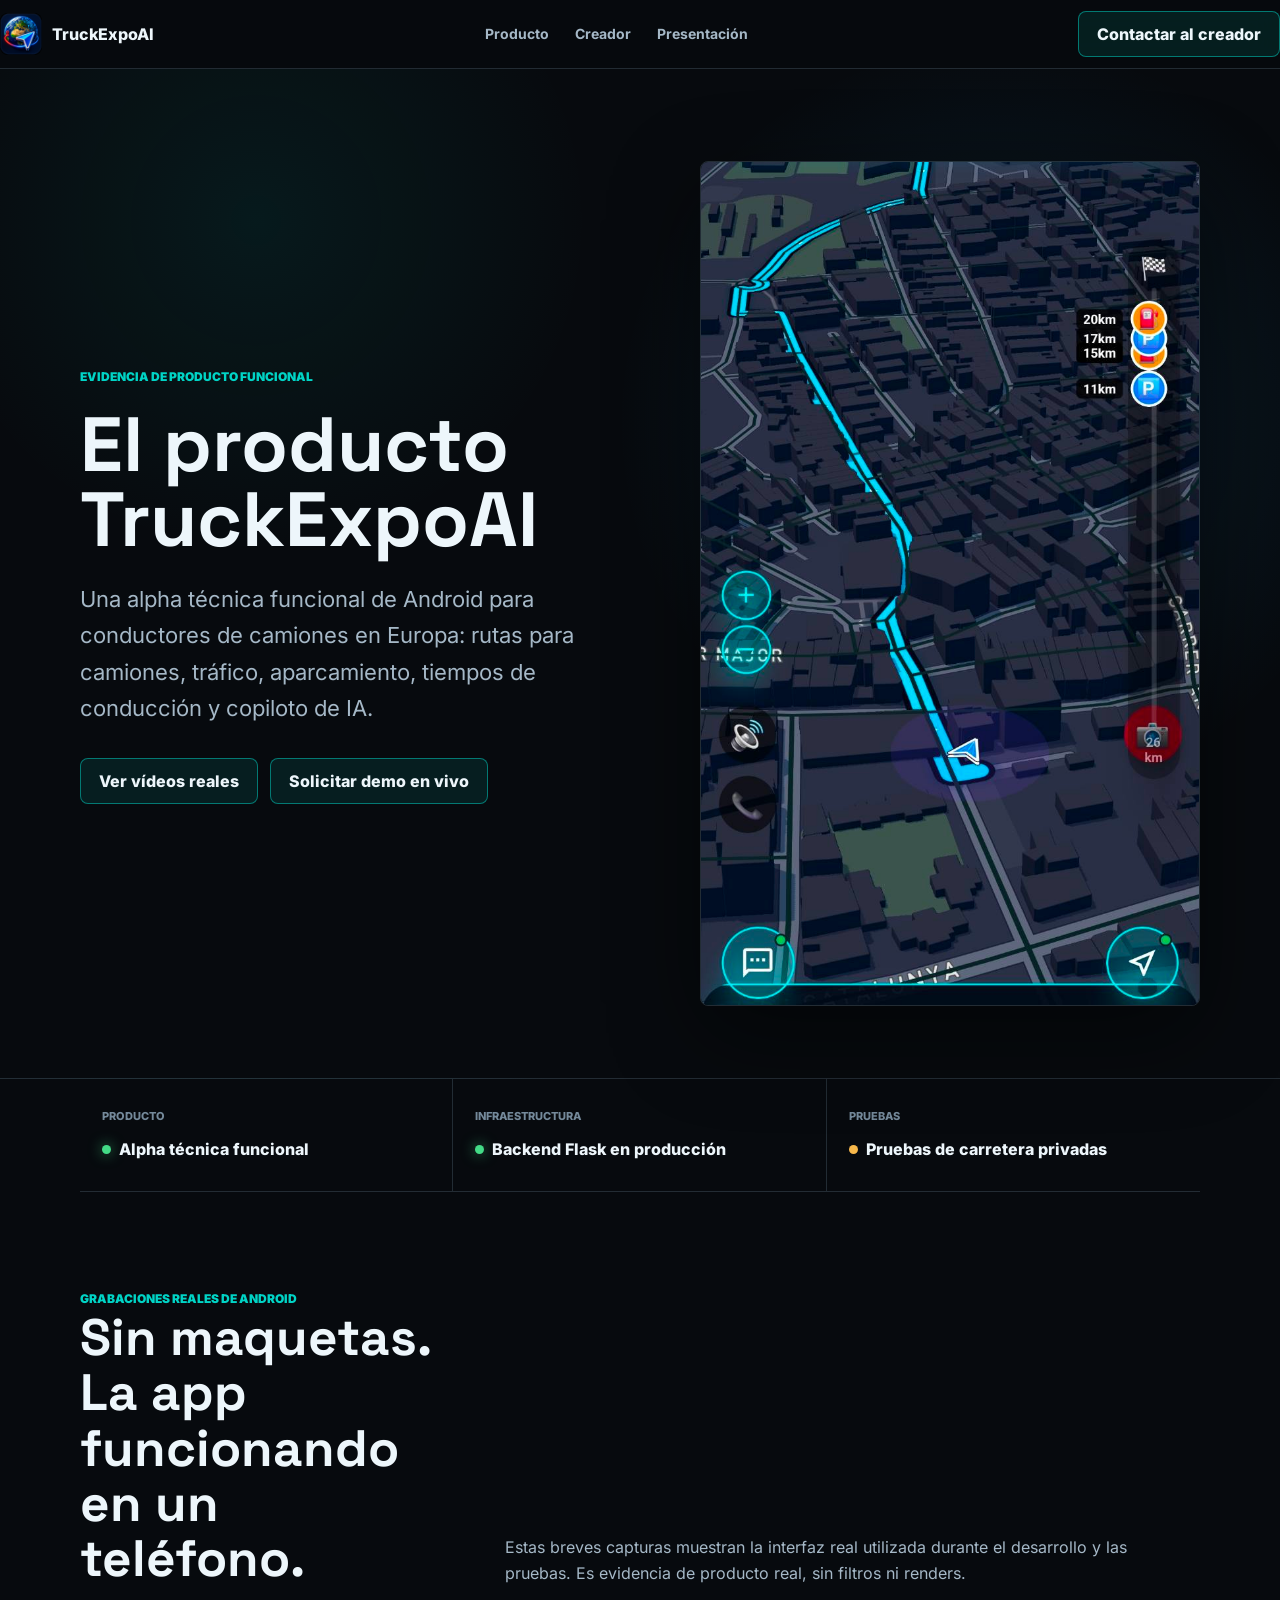
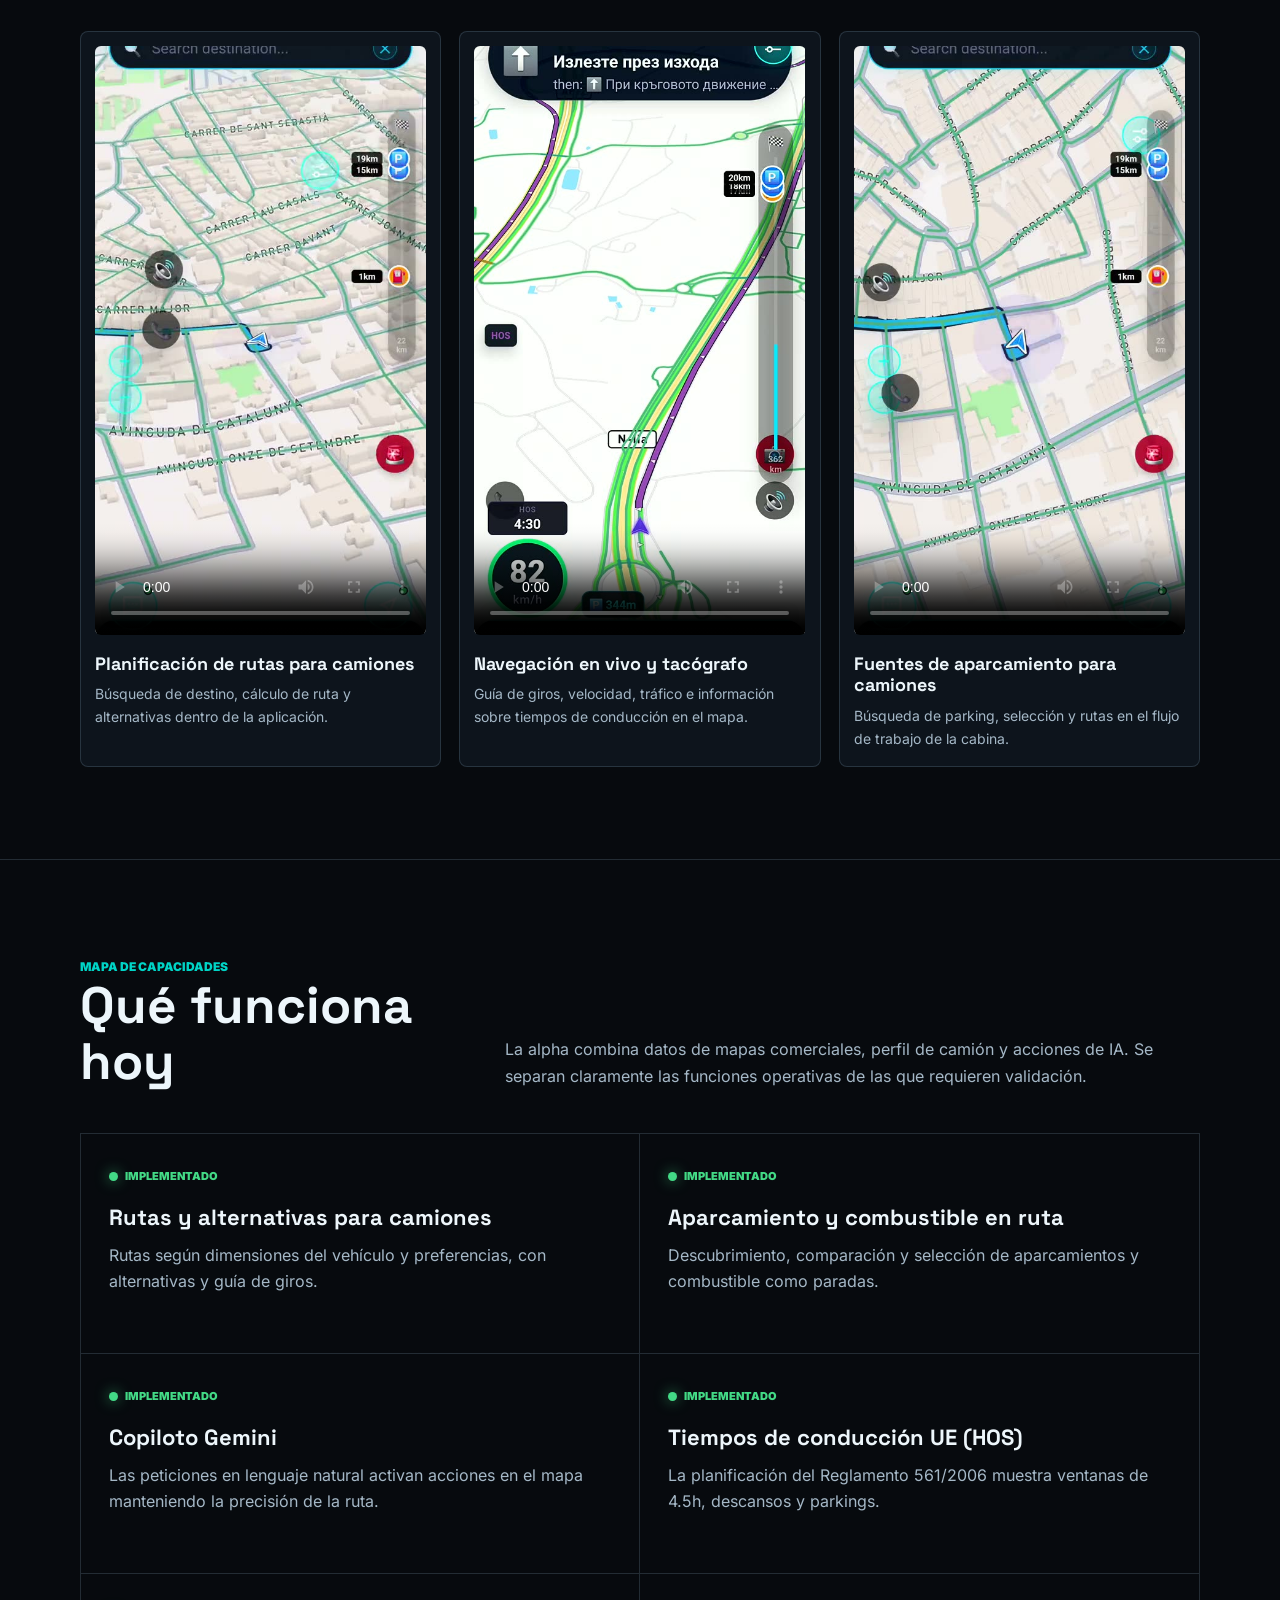
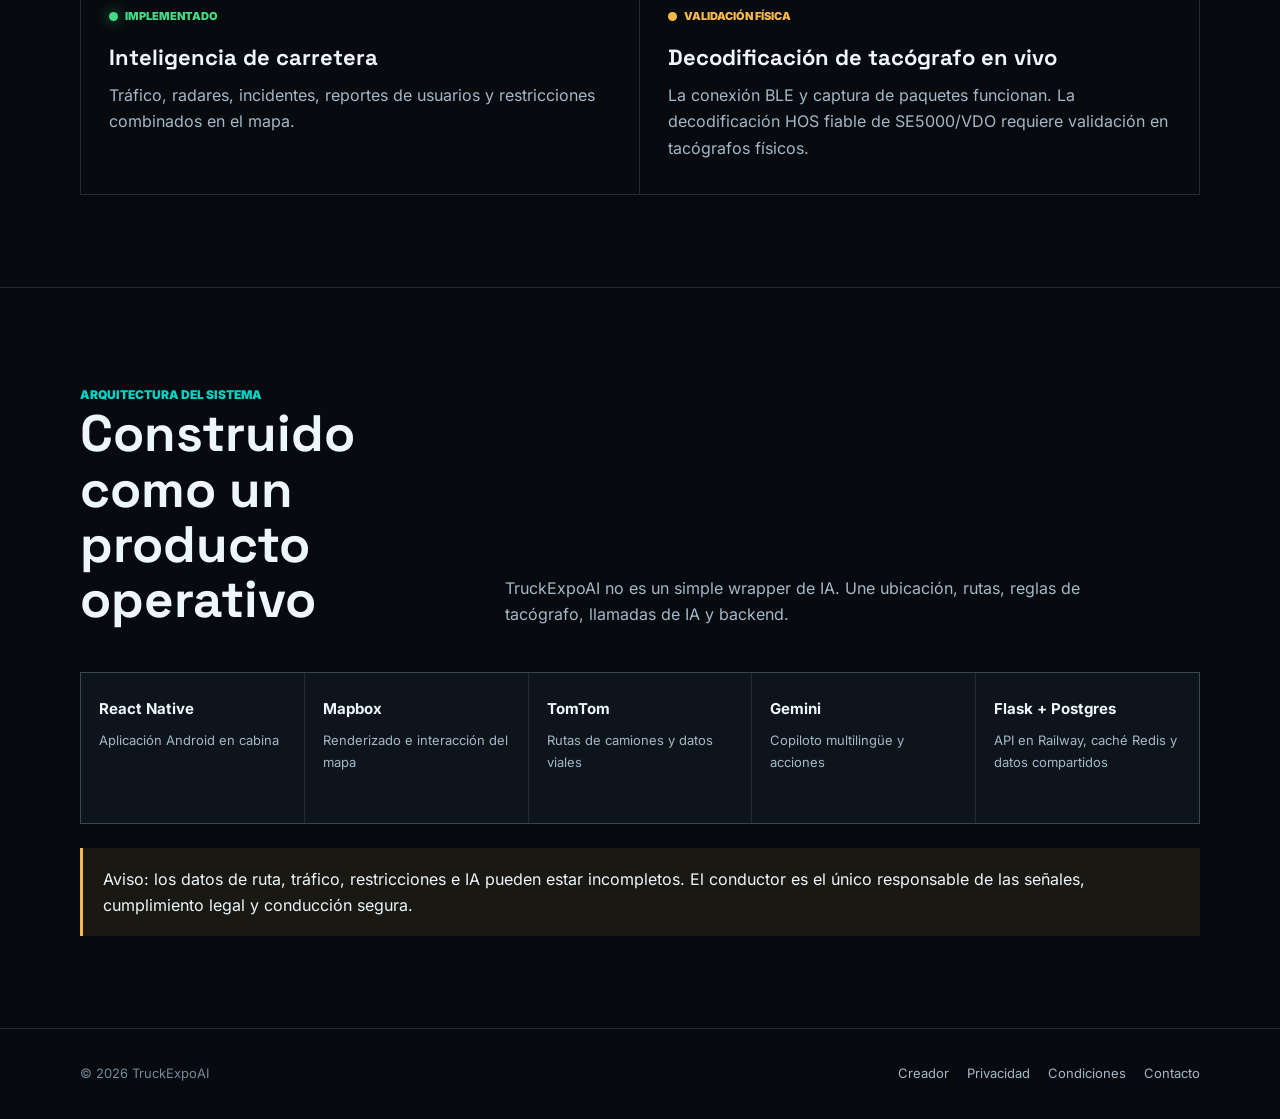
<file: es/product.html>
<!doctype html>
<html lang="es">
<head>
  <meta charset="utf-8">
  <meta name="viewport" content="width=device-width, initial-scale=1">
  <title>TruckExpoAI Producto | Navegación para camiones con IA</title>
  <meta name="description" content="Vea la alpha técnica funcional de TruckExpoAI para Android: rutas para camiones, tráfico, aparcamiento, tiempos de conducción y copiloto de IA.">
  <link rel="canonical" href="https://truckexpoai.com/es/product.html">
  <link rel="alternate" hreflang="en" href="https://truckexpoai.com/product.html">
  <link rel="alternate" hreflang="bg" href="https://truckexpoai.com/bg/product.html">
  <link rel="alternate" hreflang="es" href="https://truckexpoai.com/es/product.html">
  <link rel="alternate" hreflang="x-default" href="https://truckexpoai.com/product.html">
  <meta property="og:type" content="website">
  <meta property="og:title" content="TruckExpoAI Producto | Alpha técnica funcional de Android">
  <meta property="og:description" content="Vea grabaciones reales de la aplicación Android: rutas de camiones, tráfico, aparcamiento y tiempos de conducción.">
  <meta property="og:url" content="https://truckexpoai.com/product.html">
  <meta property="og:image" content="https://truckexpoai.com/assets/navigation-3d-route.jpg">
  <link rel="icon" type="image/png" sizes="32x32" href="../assets/favicon-32.png">
  <link rel="apple-touch-icon" href="../assets/apple-touch-icon.png">
  <link rel="stylesheet" href="../assets/fonts/fonts.css">
  <link rel="stylesheet" href="../site-pages.css">
  <!-- Cookie-free analytics goes here after account setup (Plausible, Umami, or Cloudflare Web Analytics). Do not add Google Analytics. -->
</head>
<body>
  <header class="page-nav">
    <div class="page-nav-inner">
      <a class="page-brand" href="index.html"><img src="../assets/favicon-192.png" alt=""><span>TruckExpoAI</span></a>
      <nav class="page-links" aria-label="Primary">
        <a href="product.html" aria-current="page">Producto</a><a href="about.html">Creador</a><a href="../deck.html">Presentación</a>
      </nav>
      <a class="page-cta" href="../contact.html">Contactar al creador</a>
    </div>
  </header>

  <main>
    <section class="page-hero">
      <div class="shell page-hero-grid">
        <div>
          <span class="eyebrow">Evidencia de producto funcional</span>
          <h1>El producto TruckExpoAI</h1>
          <p class="lead">Una alpha técnica funcional de Android para conductores de camiones en Europa: rutas para camiones, tráfico, aparcamiento, tiempos de conducción y copiloto de IA.</p>
          <div class="hero-actions"><a class="page-cta" href="#demos">Ver vídeos reales</a><a class="inline-link" href="mailto:ceo@truckexpoai.com?subject=TruckExpoAI%20product%20demo">Solicitar demo en vivo</a></div>
        </div>
        <div class="hero-art"><img src="../assets/navigation-3d-route.jpg" alt="TruckExpoAI live truck navigation interface"></div>
      </div>
    </section>

    <div class="shell status-row" aria-label="Product status">
      <div class="status-item"><span class="status-label">Producto</span><div class="status-value"><span class="status-dot"></span>Alpha técnica funcional</div></div>
      <div class="status-item"><span class="status-label">Infraestructura</span><div class="status-value"><span class="status-dot"></span>Backend Flask en producción</div></div>
      <div class="status-item"><span class="status-label">Pruebas</span><div class="status-value"><span class="status-dot amber"></span>Pruebas de carretera privadas</div></div>
    </div>

    <section class="page-section" id="demos">
      <div class="shell">
        <div class="section-heading"><div><span class="eyebrow">Grabaciones reales de Android</span><h2>Sin maquetas. La app funcionando en un teléfono.</h2></div><p>Estas breves capturas muestran la interfaz real utilizada durante el desarrollo y las pruebas. Es evidencia de producto real, sin filtros ni renders.</p></div>
        <div class="demo-grid">
          <article class="demo-proof"><video controls playsinline preload="metadata" poster="../assets/clips/13-route-planning.jpg"><source src="../assets/clips/13-route-planning.mp4" type="video/mp4"></video><h3>Planificación de rutas para camiones</h3><p>Búsqueda de destino, cálculo de ruta y alternativas dentro de la aplicación.</p></article>
          <article class="demo-proof"><video controls playsinline preload="metadata" poster="../assets/clips/09-live-navigation-tacho.jpg"><source src="../assets/clips/09-live-navigation-tacho.mp4" type="video/mp4"></video><h3>Navegación en vivo y tacógrafo</h3><p>Guía de giros, velocidad, tráfico e información sobre tiempos de conducción en el mapa.</p></article>
          <article class="demo-proof"><video controls playsinline preload="metadata" poster="../assets/clips/12-live-parking-sources.jpg"><source src="../assets/clips/12-live-parking-sources.mp4" type="video/mp4"></video><h3>Fuentes de aparcamiento para camiones</h3><p>Búsqueda de parking, selección y rutas en el flujo de trabajo de la cabina.</p></article>
        </div>
      </div>
    </section>

    <section class="page-section">
      <div class="shell">
        <div class="section-heading"><div><span class="eyebrow">Mapa de capacidades</span><h2>Qué funciona hoy</h2></div><p>La alpha combina datos de mapas comerciales, perfil de camión y acciones de IA. Se separan claramente las funciones operativas de las que requieren validación.</p></div>
        <div class="capability-grid">
          <article class="capability"><span class="capability-state"><span class="status-dot"></span>Implementado</span><h3>Rutas y alternativas para camiones</h3><p>Rutas según dimensiones del vehículo y preferencias, con alternativas y guía de giros.</p></article>
          <article class="capability"><span class="capability-state"><span class="status-dot"></span>Implementado</span><h3>Aparcamiento y combustible en ruta</h3><p>Descubrimiento, comparación y selección de aparcamientos y combustible como paradas.</p></article>
          <article class="capability"><span class="capability-state"><span class="status-dot"></span>Implementado</span><h3>Copiloto Gemini</h3><p>Las peticiones en lenguaje natural activan acciones en el mapa manteniendo la precisión de la ruta.</p></article>
          <article class="capability"><span class="capability-state"><span class="status-dot"></span>Implementado</span><h3>Tiempos de conducción UE (HOS)</h3><p>La planificación del Reglamento 561/2006 muestra ventanas de 4.5h, descansos y parkings.</p></article>
          <article class="capability"><span class="capability-state"><span class="status-dot"></span>Implementado</span><h3>Inteligencia de carretera</h3><p>Tráfico, radares, incidentes, reportes de usuarios y restricciones combinados en el mapa.</p></article>
          <article class="capability"><span class="capability-state validation"><span class="status-dot amber"></span>Validación física</span><h3>Decodificación de tacógrafo en vivo</h3><p>La conexión BLE y captura de paquetes funcionan. La decodificación HOS fiable de SE5000/VDO requiere validación en tacógrafos físicos.</p></article>
        </div>
      </div>
    </section>

    <section class="page-section">
      <div class="shell">
        <div class="section-heading"><div><span class="eyebrow">Arquitectura del sistema</span><h2>Construido como un producto operativo</h2></div><p>TruckExpoAI no es un simple wrapper de IA. Une ubicación, rutas, reglas de tacógrafo, llamadas de IA y backend.</p></div>
        <div class="architecture"><div><strong>React Native</strong><span>Aplicación Android en cabina</span></div><div><strong>Mapbox</strong><span>Renderizado e interacción del mapa</span></div><div><strong>TomTom</strong><span>Rutas de camiones y datos viales</span></div><div><strong>Gemini</strong><span>Copiloto multilingüe y acciones</span></div><div><strong>Flask + Postgres</strong><span>API en Railway, caché Redis y datos compartidos</span></div></div>
        <p class="legal-note">Aviso: los datos de ruta, tráfico, restricciones e IA pueden estar incompletos. El conductor es el único responsable de las señales, cumplimiento legal y conducción segura.</p>
      </div>
    </section>
  </main>

  <footer class="page-footer"><div class="shell page-footer-inner"><span>© 2026 TruckExpoAI</span><nav class="page-footer-links"><a href="about.html">Creador</a><a href="../privacy.html">Privacidad</a><a href="../terms.html">Condiciones</a><a href="../contact.html">Contacto</a></nav></div></footer>
</body>
</html>
</file>
<file: assets/fonts/fonts.css>
@font-face {
  font-family: "Inter";
  font-style: normal;
  font-weight: 400 900;
  font-display: swap;
  src: url("./inter-cyrillic.woff2") format("woff2");
  unicode-range: U+0301, U+0400-045F, U+0490-0491, U+04B0-04B1, U+2116;
}
@font-face {
  font-family: "Inter";
  font-style: normal;
  font-weight: 400 900;
  font-display: swap;
  src: url("./inter-latin-ext.woff2") format("woff2");
  unicode-range: U+0100-02BA, U+02BD-02C5, U+02C7-02CC, U+02CE-02D7, U+02DD-02FF, U+0304, U+0308, U+0329, U+1D00-1DBF, U+1E00-1E9F, U+1EF2-1EFF, U+2020, U+20A0-20AB, U+20AD-20C0, U+2113, U+2C60-2C7F, U+A720-A7FF;
}

@font-face {
  font-family: "Inter";
  font-style: normal;
  font-weight: 400 900;
  font-display: swap;
  src: url("./inter-latin.woff2") format("woff2");
  unicode-range: U+0000-00FF, U+0131, U+0152-0153, U+02BB-02BC, U+02C6, U+02DA, U+02DC, U+0304, U+0308, U+0329, U+2000-206F, U+20AC, U+2122, U+2191, U+2193, U+2212, U+2215, U+FEFF, U+FFFD;
}

@font-face {
  font-family: "Space Grotesk";
  font-style: normal;
  font-weight: 600 700;
  font-display: swap;
  src: url("./space-grotesk-latin-ext.woff2") format("woff2");
  unicode-range: U+0100-02BA, U+02BD-02C5, U+02C7-02CC, U+02CE-02D7, U+02DD-02FF, U+0304, U+0308, U+0329, U+1D00-1DBF, U+1E00-1E9F, U+1EF2-1EFF, U+2020, U+20A0-20AB, U+20AD-20C0, U+2113, U+2C60-2C7F, U+A720-A7FF;
}

@font-face {
  font-family: "Space Grotesk";
  font-style: normal;
  font-weight: 600 700;
  font-display: swap;
  src: url("./space-grotesk-latin.woff2") format("woff2");
  unicode-range: U+0000-00FF, U+0131, U+0152-0153, U+02BB-02BC, U+02C6, U+02DA, U+02DC, U+0304, U+0308, U+0329, U+2000-206F, U+20AC, U+2122, U+2191, U+2193, U+2212, U+2215, U+FEFF, U+FFFD;
}
</file>
<file: site-pages.css>
:root {
  color-scheme: dark;
  --bg: #070a0e;
  --surface: #0d141c;
  --surface-2: #111c27;
  --line: rgba(145, 181, 204, 0.2);
  --text: #edf6fb;
  --muted: #a5b8c7;
  --soft: #74899a;
  --cyan: #00d4c6;
  --blue: #18a8ff;
  --green: #43da86;
  --amber: #f7b84b;
  --red: #ff7070;
  --max: 1120px;
}

* { box-sizing: border-box; }

html { scroll-behavior: smooth; background: var(--bg); }

body {
  margin: 0;
  min-width: 320px;
  overflow-x: hidden;
  background: var(--bg);
  color: var(--text);
  font-family: Inter, system-ui, sans-serif;
  font-size: 16px;
  line-height: 1.65;
}

a { color: inherit; }
img, video { display: block; max-width: 100%; }
button, a { touch-action: manipulation; }

.shell { width: min(var(--max), calc(100% - 40px)); margin: 0 auto; }

.page-nav {
  position: sticky;
  z-index: 100;
  top: 0;
  border-bottom: 1px solid var(--line);
  background: rgba(7, 10, 14, 0.92);
  backdrop-filter: blur(18px);
}

.page-nav-inner {
  min-height: 68px;
  display: flex;
  align-items: center;
  justify-content: space-between;
  gap: 24px;
}

.page-brand {
  display: inline-flex;
  align-items: center;
  gap: 10px;
  color: var(--text);
  font-weight: 800;
  text-decoration: none;
}

.page-brand img { width: 42px; height: 42px; border-radius: 8px; }
.page-links { display: flex; align-items: center; gap: 26px; }
.page-links a { color: var(--muted); font-size: 14px; font-weight: 700; text-decoration: none; }
.page-links a:hover, .page-links a:focus-visible { color: var(--text); }

.page-cta, .inline-link {
  display: inline-flex;
  min-height: 46px;
  align-items: center;
  justify-content: center;
  gap: 9px;
  padding: 0 18px;
  border: 1px solid rgba(0, 212, 198, 0.5);
  border-radius: 8px;
  background: rgba(0, 212, 198, 0.1);
  color: var(--text);
  font-weight: 800;
  text-decoration: none;
}

.page-cta:hover, .inline-link:hover { background: rgba(0, 212, 198, 0.18); }

.page-hero {
  min-height: 560px;
  padding: 92px 0 72px;
  border-bottom: 1px solid var(--line);
  background:
    radial-gradient(circle at 78% 35%, rgba(24, 168, 255, 0.13), transparent 32%),
    radial-gradient(circle at 20% 15%, rgba(0, 212, 198, 0.08), transparent 25%);
}

.page-hero-grid { display: grid; grid-template-columns: 1.05fr 0.95fr; gap: 68px; align-items: center; }
.eyebrow { color: var(--cyan); font-size: 12px; font-weight: 900; letter-spacing: 0; text-transform: uppercase; }
h1, h2, h3 { margin: 0; font-family: "Space Grotesk", Inter, sans-serif; letter-spacing: 0; }
h1 { max-width: 790px; margin-top: 18px; font-size: clamp(46px, 6vw, 78px); line-height: 0.98; }
h2 { max-width: 760px; font-size: clamp(32px, 4vw, 52px); line-height: 1.08; }
h3 { font-size: 22px; line-height: 1.2; }
.lead { max-width: 720px; margin: 24px 0 0; color: var(--muted); font-size: clamp(18px, 2vw, 22px); }
.hero-actions { display: flex; flex-wrap: wrap; gap: 12px; margin-top: 32px; }
.hero-art { position: relative; }
.hero-art img { width: 100%; border: 1px solid var(--line); border-radius: 8px; box-shadow: 0 28px 90px rgba(0,0,0,0.48); }

.status-row {
  display: grid;
  grid-template-columns: repeat(3, minmax(0, 1fr));
  border-bottom: 1px solid var(--line);
}

.status-item { min-height: 112px; padding: 22px; border-right: 1px solid var(--line); }
.status-item:last-child { border-right: 0; }
.status-label { color: var(--soft); font-size: 11px; font-weight: 800; text-transform: uppercase; }
.status-value { display: flex; align-items: center; gap: 8px; margin-top: 9px; font-weight: 800; }
.status-dot { width: 9px; height: 9px; flex: 0 0 auto; border-radius: 50%; background: var(--green); box-shadow: 0 0 14px rgba(67,218,134,0.7); }
.status-dot.amber { background: var(--amber); box-shadow: none; }

.page-section { padding: 92px 0; border-bottom: 1px solid var(--line); }
.section-heading { display: grid; grid-template-columns: 0.7fr 1.3fr; gap: 50px; align-items: end; margin-bottom: 44px; }
.section-heading p { max-width: 650px; margin: 0; color: var(--muted); }

.demo-grid { display: grid; grid-template-columns: repeat(3, minmax(0, 1fr)); gap: 18px; }
.demo-proof { padding: 14px; border: 1px solid var(--line); border-radius: 8px; background: var(--surface); }
.demo-proof video { width: 100%; aspect-ratio: 9 / 16; border-radius: 6px; background: #03070a; object-fit: cover; }
.demo-proof h3 { margin-top: 18px; font-size: 18px; }
.demo-proof p { margin: 8px 0 2px; color: var(--muted); font-size: 14px; }

.capability-grid { display: grid; grid-template-columns: repeat(2, minmax(0, 1fr)); border: 1px solid var(--line); }
.capability { min-height: 220px; padding: 28px; border-right: 1px solid var(--line); border-bottom: 1px solid var(--line); }
.capability:nth-child(2n) { border-right: 0; }
.capability:nth-last-child(-n+2) { border-bottom: 0; }
.capability p { margin: 12px 0 0; color: var(--muted); }
.capability-state { display: inline-flex; align-items: center; gap: 7px; margin-bottom: 18px; color: var(--green); font-size: 11px; font-weight: 900; text-transform: uppercase; }
.capability-state.validation { color: var(--amber); }

.architecture { display: grid; grid-template-columns: repeat(5, minmax(0, 1fr)); gap: 1px; overflow: hidden; border: 1px solid var(--line); background: var(--line); }
.architecture div { min-height: 150px; padding: 24px 18px; background: var(--surface); }
.architecture strong { display: block; font-size: 15px; }
.architecture span { display: block; margin-top: 9px; color: var(--muted); font-size: 13px; }

.founder-layout { display: grid; grid-template-columns: 0.72fr 1.28fr; gap: 70px; align-items: start; }
.founder-identity { padding-top: 6px; }
.founder-mark { width: 96px; height: 96px; display: grid; place-items: center; border: 1px solid var(--line); border-radius: 8px; background: var(--surface-2); font: 800 30px/1 "Space Grotesk", sans-serif; color: var(--cyan); }
.founder-photo { width: min(100%, 320px); aspect-ratio: 4 / 5; display: block; margin-bottom: 24px; border: 1px solid var(--line); border-radius: 8px; object-fit: cover; object-position: center 20%; box-shadow: 0 24px 70px rgba(0,0,0,.36); }
.founder-role { margin: 10px 0 0; color: var(--cyan); font-weight: 800; }
.founder-copy { margin: 20px 0 0; color: var(--muted); font-size: 18px; }
.founder-links { display: flex; flex-wrap: wrap; gap: 10px; margin-top: 26px; }
.facts { border-top: 1px solid var(--line); }
.fact { display: grid; grid-template-columns: 150px 1fr; gap: 24px; padding: 19px 0; border-bottom: 1px solid var(--line); }
.fact dt { color: var(--soft); font-size: 12px; font-weight: 900; text-transform: uppercase; }
.fact dd { margin: 0; color: var(--text); }

.legal-copy { max-width: 820px; }
.legal-copy h2 { margin-top: 58px; font-size: 30px; }
.legal-copy h2:first-child { margin-top: 0; }
.legal-copy p, .legal-copy li { color: var(--muted); }
.legal-copy a { color: var(--cyan); }
.legal-note { margin: 24px 0 0; padding: 18px 20px; border-left: 3px solid var(--amber); background: rgba(247,184,75,0.08); color: var(--text); }

.contact-panel { display: grid; grid-template-columns: 1fr 1fr; gap: 1px; margin-top: 40px; border: 1px solid var(--line); background: var(--line); }
.contact-panel > div { padding: 28px; background: var(--surface); }
.contact-panel p { color: var(--muted); }
.contact-panel h2 { overflow-wrap: anywhere; }

.page-footer { padding: 34px 0; }
.page-footer-inner { display: flex; align-items: center; justify-content: space-between; gap: 24px; color: var(--soft); font-size: 13px; }
.page-footer-links { display: flex; flex-wrap: wrap; gap: 18px; }
.page-footer a { color: var(--muted); text-decoration: none; }
.page-footer a:hover { color: var(--text); }

@media (max-width: 880px) {
  .page-links a:not(.page-cta) { display: none; }
  .page-hero { min-height: 0; padding: 64px 0; }
  .page-hero-grid, .section-heading, .founder-layout { grid-template-columns: 1fr; gap: 34px; }
  .status-row { grid-template-columns: repeat(2, minmax(0, 1fr)); }
  .status-item:nth-child(2) { border-right: 0; }
  .status-item:nth-child(-n+2) { border-bottom: 1px solid var(--line); }
  .demo-grid { grid-template-columns: 1fr; }
  .demo-proof { display: grid; grid-template-columns: minmax(160px, 0.55fr) 1fr; gap: 20px; align-items: center; }
  .architecture { grid-template-columns: 1fr 1fr; }
}

@media (max-width: 600px) {
  .shell { width: min(100% - 28px, var(--max)); }
  .page-brand span { display: none; }
  .page-nav-inner { min-height: 62px; }
  .page-cta { min-height: 44px; padding: 0 14px; font-size: 13px; }
  .page-section { padding: 68px 0; }
  h1 { font-size: 46px; }
  .status-row, .capability-grid, .contact-panel { grid-template-columns: 1fr; }
  .status-item, .status-item:nth-child(2) { border-right: 0; border-bottom: 1px solid var(--line); }
  .status-item:last-child { border-bottom: 0; }
  .capability { min-height: 0; border-right: 0; border-bottom: 1px solid var(--line); }
  .capability:nth-last-child(2) { border-bottom: 1px solid var(--line); }
  .demo-proof { display: block; }
  .demo-proof video { max-height: 520px; }
  .architecture { grid-template-columns: 1fr; }
  .fact { grid-template-columns: 1fr; gap: 5px; }
  .page-footer-inner { align-items: flex-start; flex-direction: column; }
}

@media (prefers-reduced-motion: reduce) { html { scroll-behavior: auto; } }
</file>
